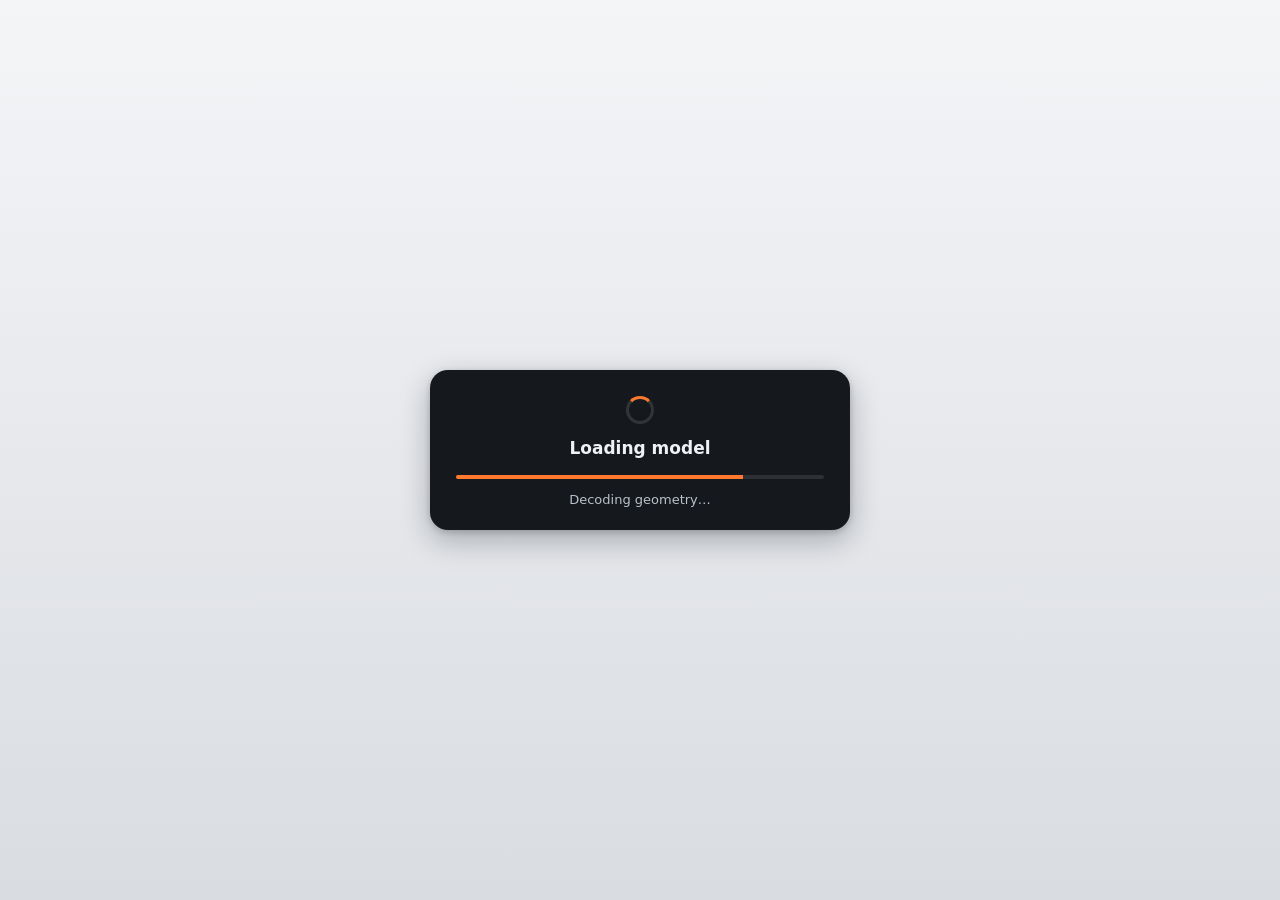
<file: demo/casalino/index.html>
<!doctype html>
<html lang="en">
<head>
<meta charset="utf-8" />
<meta name="viewport" content="width=device-width, initial-scale=1, viewport-fit=cover" />
<meta name="theme-color" content="#15181d" />
<title>Model explorer</title>
<link rel="icon" href="data:image/svg+xml,%3Csvg xmlns='http://www.w3.org/2000/svg' viewBox='0 0 32 32'%3E%3Cpath d='M16 3l11 6v14l-11 6-11-6V9z' fill='%23ff7a2f'/%3E%3Cpath d='M16 3l11 6-11 6-11-6z' fill='%23ffb27f'/%3E%3C/svg%3E" />
  <script type="module" crossorigin src="./assets/index-CPU5S_Ov.js"></script>
  <link rel="stylesheet" crossorigin href="./assets/index-BY-_a1K5.css">
</head>
<body>
<div id="app"></div>
<div id="labels" class="hidden" aria-hidden="true"><svg id="leaders"></svg></div>

<aside id="sidebar" aria-label="Systems and parts">
  <header class="side-head">
    <div class="brand">
      <h1 id="title">Model explorer</h1>
      <p id="subtitle"></p>
    </div>
    <button id="btn-close-side" class="ibtn only-mobile" aria-label="Close part list"></button>
  </header>
  <label class="search"><span class="search-icon"></span><input id="search" type="search" placeholder="Search parts" autocomplete="off" spellcheck="false" aria-label="Search parts" /><kbd>/</kbd></label>
  <nav id="tree"></nav>
  <footer class="side-foot"><p id="notice"></p></footer>
</aside>

<header id="topbar">
  <button id="btn-menu" class="ibtn only-mobile" aria-label="Open part list"></button>
  <div id="m-title" class="only-mobile"></div>
  <div class="top-actions">
    <div id="versions" class="seg hidden" role="radiogroup" aria-label="Ordine delle stanze"></div>
    <div id="learn" class="learn" aria-label="Learning modes"></div>
    <button id="btn-walk" class="walkbtn hidden" aria-pressed="false" title="Cammina dentro la casa in prima persona">Cammina</button>
    <button id="btn-labels" class="ibtn" aria-pressed="false" aria-label="Labels" title="Labels (L)"></button>
    <button id="btn-about" class="ibtn" aria-label="About this model" title="About"></button>
    <button id="btn-help" class="ibtn" aria-label="Keyboard shortcuts and settings" title="Shortcuts (?)"></button>
  </div>
</header>

<section id="infopanel" class="panel hidden" aria-live="polite" aria-label="Part details">
  <div class="grab only-mobile"></div>
  <button id="info-close" class="ibtn close" aria-label="Close details"></button>
  <div id="info-body"></div>
  <div class="info-actions">
    <button data-act="focus" title="Focus (F)"><span>Focus</span></button>
    <button data-act="isolate" title="Isolate (I)"><span>Isolate</span></button>
    <button data-act="hide" title="Hide (H)"><span>Hide</span></button>
    <button data-act="showall" title="Show all (A)"><span>Show all</span></button>
  </div>
</section>

<section id="modepanel" class="panel hidden" aria-live="polite"></section>

<footer id="toolbar">
  <div class="explode">
    <button id="btn-play" class="ibtn round" aria-label="Play explode" title="Play explode (E)"></button>
    <label for="explode">Explode</label>
    <input id="explode" type="range" min="0" max="1" step="0.001" value="0" />
    <output id="explode-val">0%</output>
  </div>
  <div class="tool-row">
    <div id="display" class="seg" role="radiogroup" aria-label="Display mode">
      <button data-display="normal" role="radio" aria-checked="true" title="Normal">Normal</button>
      <button data-display="xray" role="radio" aria-checked="false" title="X-ray (X)">X-ray</button>
      <button data-display="blueprint" role="radio" aria-checked="false" title="Blueprint (B)">Blueprint</button>
    </div>
    <div id="views" class="chips" aria-label="Camera views"></div>
  </div>
</footer>

<div id="walkhud" class="hidden"></div>
<div id="scrim"></div>
<div id="toast" class="hidden" role="status"></div>
<pre id="hud" class="hidden"></pre>

<div id="help" class="modal hidden" role="dialog" aria-modal="true" aria-label="Shortcuts and settings">
  <div class="modal-card">
    <button class="ibtn close" data-close aria-label="Close"></button>
    <h2>Shortcuts</h2>
    <dl class="keys">
      <div><dt><kbd>E</kbd></dt><dd>Play / pause explode</dd></div>
      <div><dt><kbd>[</kbd> <kbd>]</kbd></dt><dd>Explode less / more</dd></div>
      <div><dt><kbd>X</kbd></dt><dd>X-ray</dd></div>
      <div><dt><kbd>B</kbd></dt><dd>Blueprint</dd></div>
      <div><dt><kbd>F</kbd></dt><dd>Focus selection</dd></div>
      <div><dt><kbd>I</kbd></dt><dd>Isolate selection</dd></div>
      <div><dt><kbd>H</kbd></dt><dd>Hide selection</dd></div>
      <div><dt><kbd>A</kbd></dt><dd>Show everything</dd></div>
      <div><dt><kbd>S</kbd></dt><dd>Solo the selection's system</dd></div>
      <div><dt><kbd>L</kbd></dt><dd>Labels</dd></div>
      <div><dt><kbd>1</kbd>–<kbd>9</kbd></dt><dd>Camera views</dd></div>
      <div><dt><kbd>0</kbd></dt><dd>Fit everything</dd></div>
      <div><dt><kbd>/</kbd></dt><dd>Search parts</dd></div>
      <div><dt><kbd>Esc</kbd></dt><dd>Clear selection / close</dd></div>
      <div><dt><kbd>D</kbd></dt><dd>Stats overlay</dd></div>
      <div><dt><kbd>?</kbd></dt><dd>This panel</dd></div>
      <div><dt><kbd>C</kbd></dt><dd>Cammina (walk mode): WASD / arrows, mouse look, Shift run, E stairs, M map, P route, Esc exit</dd></div>
    </dl>
    <p class="muted">Drag to orbit, right-drag or two fingers to pan, scroll or pinch to zoom. Click a part to learn about it; double-click to focus.</p>
    <h3>Display</h3>
    <div class="settings">
      <label><input type="checkbox" id="set-ao" /> Ambient occlusion <kbd>O</kbd></label>
      <label><input type="checkbox" id="set-ground" /> Studio floor <kbd>G</kbd></label>
      <label><input type="checkbox" id="set-labels" /> Labels <kbd>L</kbd></label>
    </div>
  </div>
</div>

<div id="about" class="modal hidden" role="dialog" aria-modal="true" aria-label="About this model">
  <div class="modal-card" id="about-card"></div>
</div>

<div id="loading">
  <div class="load-card">
    <div class="spinner" aria-hidden="true"></div>
    <h1 id="load-title">Loading model</h1>
    <div class="bar"><div id="load-bar"></div></div>
    <p id="load-msg">Starting…</p>
  </div>
</div>

</body>
</html>
</file>
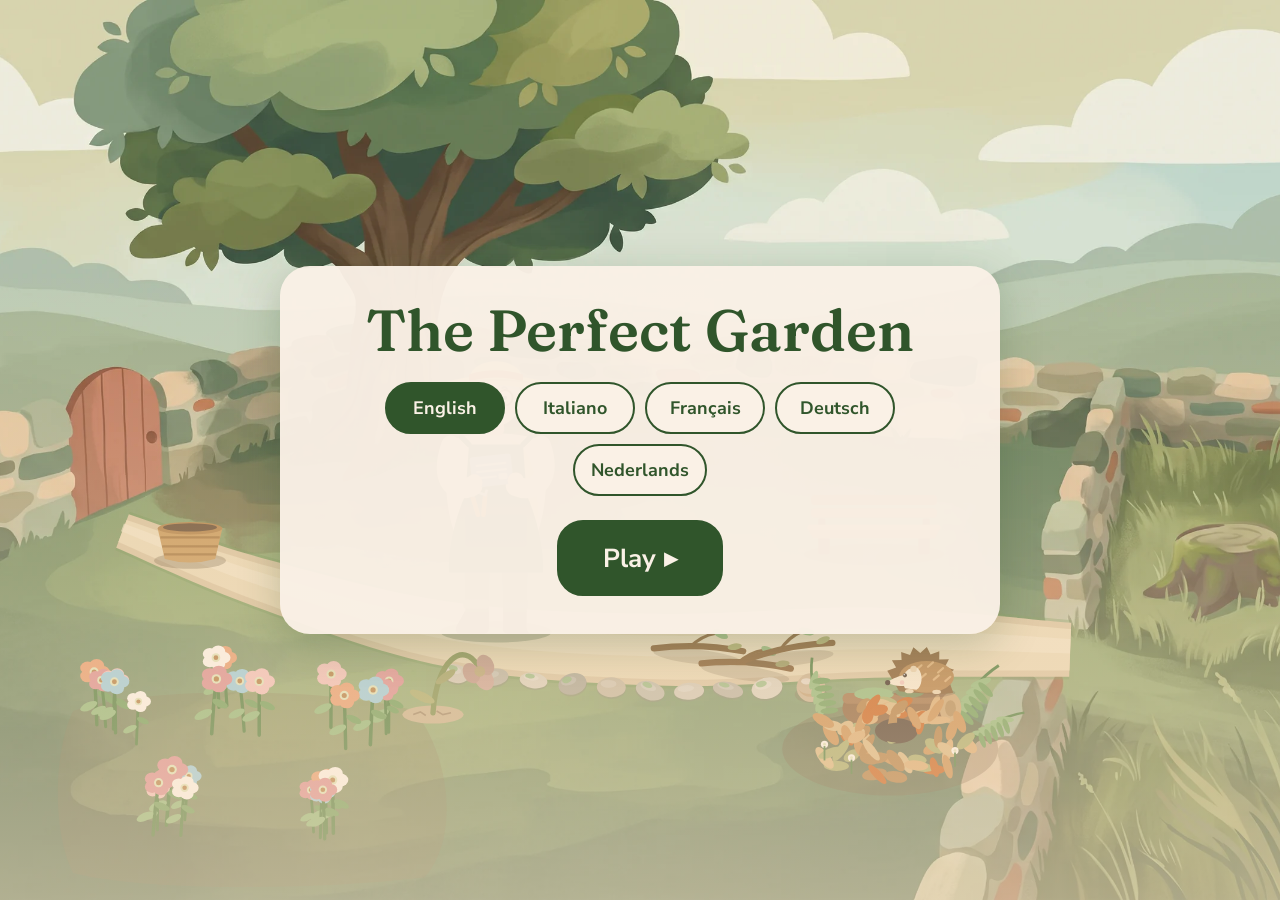
<file: demo/hedgehog-game/index.html>
<!doctype html>
<html lang="en">
<head>
  <meta charset="utf-8">
  <meta name="viewport" content="width=device-width, initial-scale=1, viewport-fit=cover, user-scalable=no">
  <meta name="theme-color" content="#30552B">
  <meta name="apple-mobile-web-app-capable" content="yes">
  <meta name="mobile-web-app-capable" content="yes">
  <meta name="apple-mobile-web-app-status-bar-style" content="black-translucent">
  <meta name="apple-mobile-web-app-title" content="Perfect Garden">
  <link rel="manifest" href="./manifest.webmanifest">
  <link rel="icon" href="./icons/icon-192.png">
  <link rel="apple-touch-icon" href="./icons/icon-180.png">
  <title>The Perfect Garden</title>
  <script type="module" crossorigin src="./assets/index-DZmnQKRD.js"></script>
  <link rel="stylesheet" crossorigin href="./assets/index-FPwa3Lhs.css">
</head>
<body>
  <div id="app"></div>
  <noscript>This game needs JavaScript.</noscript>
</body>
</html>
</file>
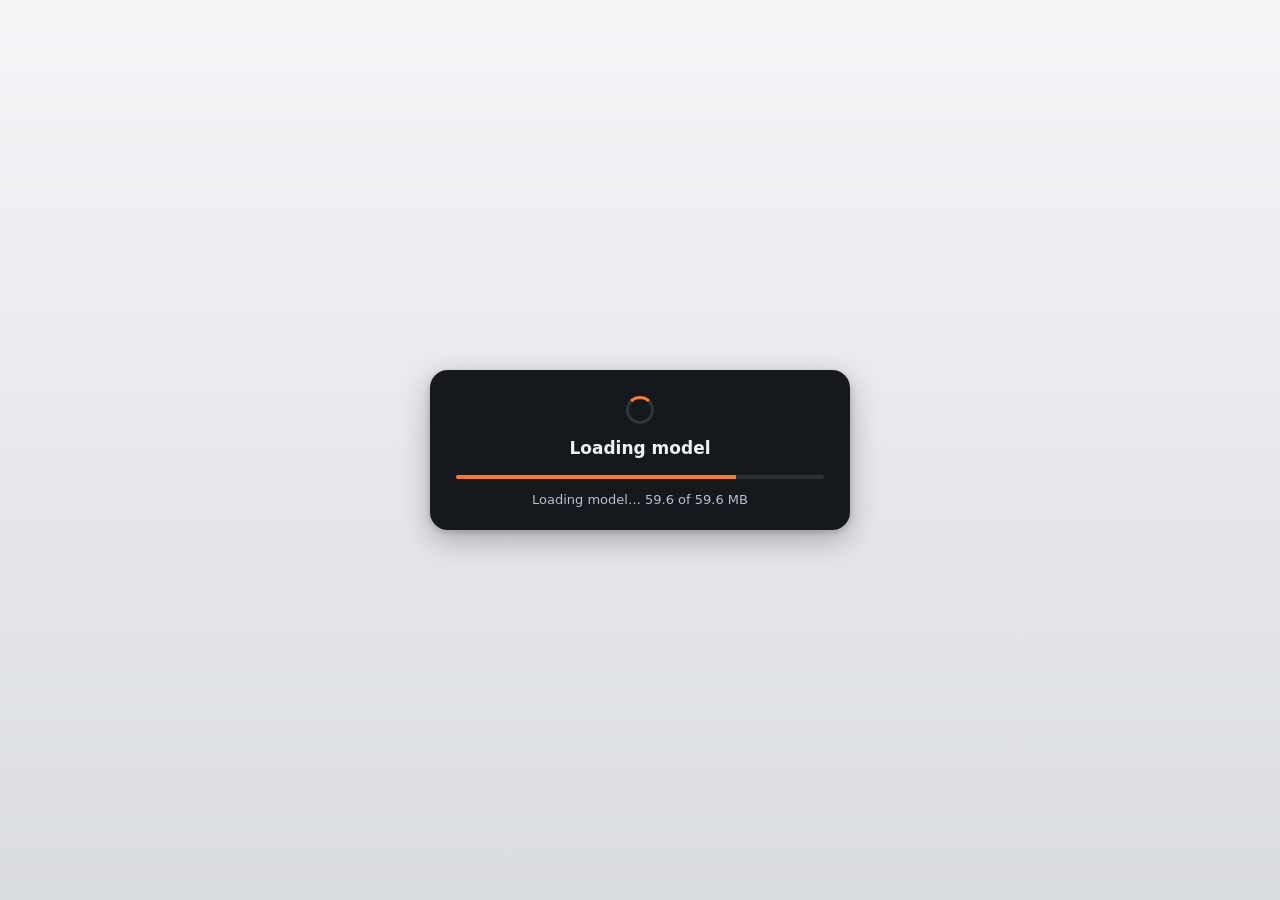
<file: demo/over-amstel-house/index.html>
<!doctype html>
<html lang="en">
<head>
<meta charset="utf-8" />
<meta name="viewport" content="width=device-width, initial-scale=1, viewport-fit=cover" />
<meta name="theme-color" content="#15181d" />
<title>The house that grew with the polder</title>
<link rel="icon" href="data:image/svg+xml,%3Csvg xmlns='http://www.w3.org/2000/svg' viewBox='0 0 32 32'%3E%3Cpath d='M16 3l11 6v14l-11 6-11-6V9z' fill='%23ff7a2f'/%3E%3Cpath d='M16 3l11 6-11 6-11-6z' fill='%23ffb27f'/%3E%3C/svg%3E" />
  <script type="module" crossorigin src="./assets/index-CINinGWy.js"></script>
  <link rel="stylesheet" crossorigin href="./assets/index-DD_kFoUN.css">
</head>
<body>
<div id="app"></div>
<div id="labels" class="hidden" aria-hidden="true"><svg id="leaders"></svg></div>

<aside id="sidebar" aria-label="Systems and parts">
  <header class="side-head">
    <div class="brand">
      <h1 id="title">Model explorer</h1>
      <p id="subtitle"></p>
    </div>
    <button id="btn-close-side" class="ibtn only-mobile" aria-label="Close part list"></button>
  </header>
  <label class="search"><span class="search-icon"></span><input id="search" type="search" placeholder="Search parts" autocomplete="off" spellcheck="false" aria-label="Search parts" /><kbd>/</kbd></label>
  <nav id="tree"></nav>
  <footer class="side-foot"><p id="notice"></p></footer>
</aside>

<header id="topbar">
  <button id="btn-menu" class="ibtn" aria-label="Part list" title="Part list"></button>
  <div id="brandchip" class="brandchip"><b id="m-title"></b><span id="m-sub"></span></div>
  <div class="top-actions">
    <div id="learn" class="learn" aria-label="Learning modes"></div>
    <button id="btn-labels" class="ibtn" aria-pressed="false" aria-label="Labels" title="Labels (L)"></button>
    <button id="btn-about" class="ibtn" aria-label="About this model" title="About"></button>
    <button id="btn-help" class="ibtn" aria-label="Keyboard shortcuts and settings" title="Shortcuts (?)"></button>
  </div>
</header>

<section id="infopanel" class="panel hidden" aria-live="polite" aria-label="Part details">
  <div class="grab only-mobile"></div>
  <button id="info-close" class="ibtn close" aria-label="Close details"></button>
  <div id="info-body"></div>
  <div class="info-actions">
    <button data-act="focus" title="Focus (F)"><span>Focus</span></button>
    <button data-act="isolate" title="Isolate (I)"><span>Isolate</span></button>
    <button data-act="hide" title="Hide (H)"><span>Hide</span></button>
    <button data-act="showall" title="Show all (A)"><span>Show all</span></button>
  </div>
</section>

<section id="modepanel" class="panel hidden" aria-live="polite"></section>

<section id="eracard" class="panel" aria-live="polite"></section>
<section id="hingebox" class="panel hidden" aria-label="Moving parts"></section>
<section id="rembrandt" class="hidden" aria-label="Rembrandt's etching"></section>

<footer id="toolbar">
  <div class="tb-row">
    <div class="tb-stamp">
      <div class="stamp-row">
        <div id="year-stamp" class="year-stamp">1910</div>
        <button id="btn-era" class="era-toggle" aria-controls="eracard" aria-expanded="true"
                title="Show / hide the era description (N)" aria-label="Show or hide the era description"></button>
      </div>
      <div id="nap" class="nap" title="NAP gauge: water and land levels against Amsterdam Ordnance Datum"></div>
    </div>
    <div class="tb-btns">
      <button id="tb-prev" class="ibtn" aria-label="Previous era" title="Previous era (←)"></button>
      <button id="tb-play" class="ibtn round big" aria-label="Play the years" title="Play the years (Space)"></button>
      <button id="tb-next" class="ibtn" aria-label="Next era" title="Next era (→)"></button>
    </div>
    <div class="tb-track">
      <div id="tb-eras" class="tb-eras"></div>
      <div class="tb-rail">
        <div id="tb-events" class="tb-events"></div>
        <input id="year" type="range" min="0" max="1" step="0.0001" value="0.9" aria-label="Year" />
      </div>
      <div id="tb-ticks" class="tb-ticks"></div>
    </div>
    <button id="btn-tools" class="ibtn only-mobile" aria-label="More controls" title="More controls"></button>
  </div>
  <div class="tool-row">
    <div class="explode">
      <button id="btn-play" class="ibtn round small" aria-label="Play explode" title="Play explode (E)"></button>
      <label for="explode">Explode</label>
      <input id="explode" type="range" min="0" max="1" step="0.001" value="0" />
      <output id="explode-val">0%</output>
    </div>
    <div id="toggles" class="chips toggles" aria-label="Scene toggles"></div>
    <div id="views" class="chips" aria-label="Camera views"></div>
  </div>
</footer>

<div id="intro" class="modal hidden" role="dialog" aria-modal="true" aria-label="Introduction">
  <div class="modal-card intro-card" id="intro-card"></div>
</div>

<div id="scrim"></div>
<div id="toast" class="hidden" role="status"></div>
<pre id="hud" class="hidden"></pre>

<div id="help" class="modal hidden" role="dialog" aria-modal="true" aria-label="Shortcuts and settings">
  <div class="modal-card">
    <button class="ibtn close" data-close aria-label="Close"></button>
    <h2>Shortcuts</h2>
    <dl class="keys">
      <div><dt><kbd>Space</kbd></dt><dd>Play / pause the years</dd></div>
      <div><dt><kbd>←</kbd> <kbd>→</kbd></dt><dd>Previous / next era (Shift: ±10 years)</dd></div>
      <div><dt><kbd>W</kbd></dt><dd>Winter</dd></div>
      <div><dt><kbd>E</kbd></dt><dd>Play / pause explode</dd></div>
      <div><dt><kbd>[</kbd> <kbd>]</kbd></dt><dd>Explode less / more</dd></div>
      <div><dt><kbd>N</kbd></dt><dd>Show / hide the era description</dd></div>
      <div><dt><kbd>F</kbd></dt><dd>Focus selection</dd></div>
      <div><dt><kbd>I</kbd></dt><dd>Isolate selection</dd></div>
      <div><dt><kbd>H</kbd></dt><dd>Hide selection</dd></div>
      <div><dt><kbd>A</kbd></dt><dd>Show everything</dd></div>
      <div><dt><kbd>S</kbd></dt><dd>Solo the selection's system</dd></div>
      <div><dt><kbd>L</kbd></dt><dd>Labels</dd></div>
      <div><dt><kbd>1</kbd>–<kbd>9</kbd></dt><dd>Camera views</dd></div>
      <div><dt><kbd>0</kbd></dt><dd>Fit everything</dd></div>
      <div><dt><kbd>/</kbd></dt><dd>Search parts</dd></div>
      <div><dt><kbd>Esc</kbd></dt><dd>Clear selection / close</dd></div>
      <div><dt><kbd>D</kbd></dt><dd>Stats overlay</dd></div>
      <div><dt><kbd>?</kbd></dt><dd>This panel</dd></div>
    </dl>
    <p class="muted">Drag to orbit, right-drag or two fingers to pan, scroll or pinch to zoom. Click a part to learn about it; double-click to focus.</p>
    <h3>Display</h3>
    <div class="settings">
      <label><input type="checkbox" id="set-ao" /> Ambient occlusion <kbd>O</kbd></label>
      <label><input type="checkbox" id="set-ground" /> Studio floor <kbd>G</kbd></label>
      <label><input type="checkbox" id="set-labels" /> Labels <kbd>L</kbd></label>
    </div>
  </div>
</div>

<div id="about" class="modal hidden" role="dialog" aria-modal="true" aria-label="About this model">
  <div class="modal-card" id="about-card"></div>
</div>

<div id="loading">
  <div class="load-card">
    <div class="spinner" aria-hidden="true"></div>
    <h1 id="load-title">Loading model</h1>
    <div class="bar"><div id="load-bar"></div></div>
    <p id="load-msg">Starting…</p>
  </div>
</div>

</body>
</html>
</file>
<file: demo/casalino/assets/index-BY-_a1K5.css>
:root{--font:ui-sans-serif, system-ui, -apple-system, "Segoe UI", Roboto, "Helvetica Neue", Arial, sans-serif;--mono:ui-monospace, SFMono-Regular, Menlo, Consolas, monospace;--panel:#15181df0;--panel-solid:#15181d;--panel-2:#ffffff0d;--panel-3:#ffffff17;--line:#ffffff17;--fg:#eef1f5;--fg-2:#b9c1cc;--muted:#8791a0;--accent:#ff7a2f;--accent-soft:#ff7a2f29;--shadow:0 10px 30px #0a0e1447, 0 2px 6px #0a0e142e;--radius:14px;--radius-s:9px;--gap:12px;--side-w:300px;--info-w:340px;--scene-bg-top:#f4f5f7;--scene-bg-bottom:#d9dce1;--scene-floor:#e7e9ec;--bp-bg-top:#133257;--bp-bg-bottom:#0a1a31;--bp-fill:#15365f;--bp-line:#e8f1ff;--bp-grid-major:#3f6fa8;--bp-grid-minor:#1f4677;--bp-accent:#ffc857;--tag-ref:#3fa56b;--tag-dwg:#3f86d6;--tag-scaled:#5aa0c8;--tag-photo:#b77fd6;--tag-est:#d98a3a;--tag-other:#7f8a99}*{box-sizing:border-box}html,body{background:var(--scene-bg-bottom);height:100%;color:var(--fg);font:14px/1.45 var(--font);-webkit-font-smoothing:antialiased;margin:0;overflow:hidden}button{font:inherit;color:inherit}kbd{font:600 11px/1 var(--font);background:var(--panel-3);border:1px solid var(--line);color:var(--fg-2);border-radius:5px;padding:3px 5px}code{font:12px var(--mono);color:var(--fg-2)}.hidden{display:none!important}.muted{color:var(--muted)}svg{flex:none}#app{position:fixed;inset:0}#app canvas{touch-action:none;outline:none;width:100%;height:100%;display:block}.ibtn{border-radius:var(--radius-s);width:34px;height:34px;color:var(--fg-2);cursor:pointer;background:0 0;border:0;place-items:center;transition:background .15s,color .15s;display:inline-grid}.ibtn:hover{background:var(--panel-3);color:var(--fg)}.ibtn[aria-pressed=true],.ibtn.on{color:var(--accent);background:var(--accent-soft)}.ibtn.round{background:var(--accent);color:#1a0d04;border-radius:50%;width:34px;height:34px}.ibtn.round:hover{color:#1a0d04;background:#ff9152}:focus-visible{outline:2px solid var(--accent);outline-offset:2px}#sidebar{left:var(--gap);top:var(--gap);bottom:var(--gap);width:var(--side-w);background:var(--panel);border-radius:var(--radius);box-shadow:var(--shadow);-webkit-backdrop-filter:blur(12px);backdrop-filter:blur(12px);z-index:20;flex-direction:column;display:flex;position:fixed;overflow:hidden}.side-head{align-items:flex-start;gap:8px;padding:16px 16px 10px;display:flex}.brand{flex:1;min-width:0}.brand h1{letter-spacing:-.01em;margin:0;font-size:16px;font-weight:650;line-height:1.25}.brand p{color:var(--muted);margin:3px 0 0;font-size:12.5px}.brand p:empty{display:none}.search{border-radius:var(--radius-s);background:var(--panel-2);border:1px solid var(--line);height:36px;color:var(--muted);align-items:center;gap:8px;margin:0 12px 8px;padding:0 10px;display:flex}.search:focus-within{border-color:#ff7a2f80}.search input{min-width:0;color:var(--fg);font:inherit;background:0 0;border:0;outline:none;flex:1}.search input::-webkit-search-cancel-button{filter:invert(.7)}.search .search-icon{display:grid}#tree{scrollbar-width:thin;scrollbar-color:#ffffff26 transparent;flex:1;padding:2px 8px 10px;overflow-y:auto}.sys{margin-bottom:2px}.sys-head{border-radius:var(--radius-s);cursor:pointer;-webkit-user-select:none;user-select:none;align-items:center;gap:8px;padding:5px 4px 5px 6px;display:flex}.sys-head:hover{background:var(--panel-2)}.sys-head .nm{white-space:nowrap;text-overflow:ellipsis;flex:1;min-width:0;font-weight:600;overflow:hidden}.twisty{color:var(--muted);transition:transform .15s;display:grid}.twisty svg{width:14px;height:14px}.sys.open .twisty{transform:rotate(90deg)}.swatch{background:var(--c);border-radius:3px;flex:none;width:11px;height:11px;display:inline-block;box-shadow:inset 0 0 0 1px #ffffff2e}.count{color:var(--muted);font-variant-numeric:tabular-nums;font-size:12px}.sys .ibtn{opacity:.75;width:28px;height:28px}.sys .ibtn svg{width:16px;height:16px}.sys .ibtn:hover,.sys .ibtn.on,.sys .ibtn[aria-pressed=false]{opacity:1}.sys .ibtn.solo:not(.on){opacity:.45}.ibtn.vis[aria-pressed=true]{color:var(--fg-2);background:0 0}.ibtn.vis[aria-pressed=true]:hover{background:var(--panel-3);color:var(--fg)}.ibtn.vis[aria-pressed=false],.sys.off>.sys-head .nm{color:var(--muted)}.sys-body{padding:2px 0 6px 20px;display:none}.sys.open .sys-body{display:block}.leaf{cursor:pointer;color:var(--fg-2);border-radius:7px;align-items:center;gap:6px;min-height:30px;padding:2px 4px 2px 10px;display:flex}.leaf .nm{white-space:nowrap;text-overflow:ellipsis;flex:1;min-width:0;overflow:hidden}.leaf:hover{background:var(--panel-2);color:var(--fg)}.leaf.sel{background:var(--accent-soft);color:var(--fg);box-shadow:inset 2px 0 0 var(--accent)}.leaf.dim .nm,.leaf.off .nm{color:var(--muted)}.leaf .ibtn{opacity:0;width:26px;height:26px}.leaf .ibtn svg{width:15px;height:15px}.leaf:hover .ibtn,.leaf.off .ibtn{opacity:.8}.leaf.off .ibtn{color:var(--muted)}.empty{color:var(--muted);margin:0;padding:12px}.side-foot{border-top:1px solid var(--line);padding:10px 16px 14px}.side-foot p{color:var(--muted);margin:0;font-size:11.5px;line-height:1.4}.side-foot p:empty{display:none}.side-foot:has(p:empty){display:none}#topbar{top:var(--gap);right:var(--gap);z-index:15;pointer-events:none;align-items:center;gap:8px;display:flex;position:fixed}#topbar>*{pointer-events:auto}.top-actions{background:var(--panel);box-shadow:var(--shadow);border-radius:12px;align-items:center;gap:2px;padding:4px;display:flex}.learn{gap:4px;display:flex}#versions{margin-right:6px}#versions button[aria-checked=true]{background:var(--accent);color:#1a0d04}.learn:empty{display:none}.learn button{border-radius:var(--radius-s);background:var(--panel-2);height:34px;color:var(--fg-2);cursor:pointer;border:0;padding:0 12px;font-size:13px;font-weight:550}.learn button:hover{background:var(--panel-3);color:var(--fg)}.learn button[aria-pressed=true]{background:var(--accent);color:#1a0d04}.learn:not(:empty){border-right:1px solid var(--line);margin-right:4px;padding-right:6px}.panel{background:var(--panel);border-radius:var(--radius);box-shadow:var(--shadow);-webkit-backdrop-filter:blur(12px);backdrop-filter:blur(12px);z-index:18;position:fixed}#infopanel{right:var(--gap);top:calc(var(--gap) + 54px);width:var(--info-w);max-height:calc(100% - 2 * var(--gap) - 54px - 86px);flex-direction:column;display:flex}#info-body{scrollbar-width:thin;scrollbar-color:#ffffff26 transparent;padding:16px 18px 6px;overflow-y:auto}#info-close{position:absolute;top:8px;right:8px}.sysline{color:var(--fg-2);text-transform:uppercase;letter-spacing:.06em;align-items:center;gap:7px;font-size:12px;font-weight:550;display:flex}#info-body h2{letter-spacing:-.01em;margin:6px 36px 8px 0;font-size:19px;font-weight:650;line-height:1.25}.desc{color:var(--fg-2);white-space:pre-line;margin:0 0 12px}.photos{grid-template-columns:repeat(auto-fill,minmax(120px,1fr));gap:6px;margin:0 0 12px;display:grid}.photos img{object-fit:cover;border-radius:8px;width:100%;height:110px;display:block}.specs{border-collapse:collapse;width:100%;margin:4px 0 12px;font-size:13px}.specs th{text-align:left;color:var(--muted);vertical-align:top;width:42%;padding:6px 12px 6px 0;font-weight:500}.specs td{font-variant-numeric:tabular-nums;padding:6px 0}.specs tr+tr>*{border-top:1px solid var(--line)}.facts{color:var(--fg-2);margin:0 0 12px;padding-left:18px;font-size:13px}.facts li+li{margin-top:4px}.sources .label{text-transform:uppercase;letter-spacing:.08em;color:var(--muted);margin:4px 0 6px;font-size:11px;font-weight:600}.legend{gap:5px;margin:0 0 10px;display:grid}.legend>div{align-items:baseline;gap:8px;display:flex}.legend dt{flex:none;width:60px}.legend dd{color:var(--fg-2);margin:0;font-size:12.5px}.tag{font:600 10.5px/1 var(--mono);letter-spacing:.03em;color:#fff;background:var(--tag-other);vertical-align:1px;border-radius:5px;padding:4px 6px;display:inline-block}.tag[data-tag=REF],.tag[data-tag=SPEC]{background:var(--tag-ref)}.tag[data-tag=DWG]{background:var(--tag-dwg)}.tag[data-tag=SCALED],.tag[data-tag=OSM],.tag[data-tag=DEM]{background:var(--tag-scaled)}.tag[data-tag=PHOTO],.tag[data-tag=CANON]{background:var(--tag-photo)}.tag[data-tag=EST]{background:var(--tag-est)}.meta{color:var(--muted);margin:6px 0 10px;font-size:12px}.info-actions{border-top:1px solid var(--line);grid-template-columns:repeat(4,1fr);gap:6px;padding:10px 12px 12px;display:grid}.info-actions button{border-radius:var(--radius-s);background:var(--panel-2);color:var(--fg-2);cursor:pointer;border:0;flex-direction:column;align-items:center;gap:3px;padding:7px 4px 6px;font-size:12px;display:flex}.info-actions button:hover{background:var(--panel-3);color:var(--fg)}#modepanel{left:calc(var(--side-w) + 2 * var(--gap));top:var(--gap);width:min(380px, calc(100% - var(--side-w) - var(--info-w) - 5 * var(--gap)));padding:14px 16px}#modepanel h3{margin:0 0 4px;font-size:15px}#modepanel p{color:var(--fg-2);margin:0 0 10px}#modepanel .row{align-items:center;gap:8px;display:flex}#modepanel .row .grow{flex:1}#modepanel .step{color:var(--muted);font-variant-numeric:tabular-nums;font-size:12px}.btn{border-radius:var(--radius-s);background:var(--panel-3);height:32px;color:var(--fg);cursor:pointer;border:0;padding:0 12px;font-weight:550}.btn:hover{background:#ffffff24}.btn.primary{background:var(--accent);color:#1a0d04}.btn:disabled{opacity:.4;cursor:default}#toolbar{bottom:var(--gap);left:calc(var(--side-w) + 2 * var(--gap));right:var(--gap);width:max-content;max-width:calc(100% - var(--side-w) - 3 * var(--gap));background:var(--panel);box-shadow:var(--shadow);-webkit-backdrop-filter:blur(12px);backdrop-filter:blur(12px);z-index:16;border-radius:16px;align-items:center;gap:14px;margin:0 auto;padding:7px 8px;display:flex;position:fixed}.explode{flex:none;align-items:center;gap:10px;display:flex}.explode label{color:var(--fg-2);font-size:13px;font-weight:600}.explode output{text-align:right;font-variant-numeric:tabular-nums;width:38px;color:var(--fg-2);font-size:13px}input[type=range]{appearance:none;cursor:pointer;--p:0%;background:0 0;width:170px;height:22px}input[type=range]::-webkit-slider-runnable-track{background:linear-gradient(90deg, var(--accent) var(--p), #ffffff29 var(--p));border-radius:4px;height:4px}input[type=range]::-moz-range-track{background:#ffffff29;border-radius:4px;height:4px}input[type=range]::-moz-range-progress{background:var(--accent);border-radius:4px;height:4px}input[type=range]::-webkit-slider-thumb{-webkit-appearance:none;background:#fff;border-radius:50%;width:16px;height:16px;margin-top:-6px;box-shadow:0 1px 4px #0006}input[type=range]::-moz-range-thumb{background:#fff;border:0;border-radius:50%;width:16px;height:16px}.tool-row{align-items:center;gap:14px;min-width:0;display:flex}.seg{background:var(--panel-2);border-radius:11px;flex:none;gap:2px;padding:3px;display:flex}.seg button{height:30px;color:var(--fg-2);cursor:pointer;background:0 0;border:0;border-radius:8px;padding:0 11px;font-size:13px;font-weight:550}.seg button:hover{color:var(--fg)}.seg button[aria-checked=true]{background:var(--panel-3);color:var(--fg);box-shadow:0 1px 2px #00000040}.chips{scrollbar-width:none;gap:4px;min-width:0;display:flex;overflow-x:auto}.chips::-webkit-scrollbar{display:none}.chips button{border:1px solid var(--line);height:30px;color:var(--fg-2);cursor:pointer;white-space:nowrap;background:0 0;border-radius:8px;flex:none;padding:0 11px;font-size:13px}.chips button:hover{background:var(--panel-2);color:var(--fg)}.chips button[aria-pressed=true]{color:var(--fg);background:var(--accent-soft);border-color:#ff7a2f99}#labels{pointer-events:none;z-index:10;position:fixed;inset:0}#leaders{width:100%;height:100%;position:absolute;inset:0;overflow:visible}#leaders line{stroke:#15181dbf;stroke-width:1.2px}#leaders circle{fill:#fff;stroke:#15181dd9;stroke-width:1.4px}#leaders .on{stroke:var(--accent)}#leaders circle.on{fill:var(--accent);stroke:#fff}.lbl{background:var(--panel);color:var(--fg);white-space:nowrap;pointer-events:auto;cursor:pointer;will-change:transform;border-radius:999px;align-items:center;gap:6px;padding:3px 9px 3px 3px;font-size:12px;font-weight:550;display:flex;position:absolute;top:0;left:0;box-shadow:0 2px 8px #0003}.lbl b{font-variant-numeric:tabular-nums;background:#ffffff24;border-radius:999px;place-items:center;min-width:19px;height:19px;padding:0 4px;font-size:11px;display:grid}.lbl.on b{background:var(--accent);color:#1a0d04}body[data-display=blueprint] #leaders line,body[data-display=blueprint] #leaders circle{stroke:#e8f1ffcc}.modal{z-index:50;-webkit-backdrop-filter:blur(3px);backdrop-filter:blur(3px);background:#0c0f1473;place-items:center;padding:16px;display:grid;position:fixed;inset:0}.modal-card{background:var(--panel-solid);width:min(560px,100%);max-height:calc(100% - 32px);box-shadow:var(--shadow);border-radius:18px;padding:22px 24px;position:relative;overflow-y:auto}.modal-card .close{position:absolute;top:10px;right:10px}.modal-card h2{margin:0 0 12px;font-size:19px}.modal-card h3{text-transform:uppercase;letter-spacing:.07em;color:var(--muted);margin:18px 0 8px;font-size:13px}.keys{grid-template-columns:1fr 1fr;gap:6px 18px;margin:0 0 12px;display:grid}.keys>div{align-items:center;gap:10px;display:flex}.keys dt{flex:none;width:62px}.keys dd{color:var(--fg-2);margin:0;font-size:13px}.settings{gap:8px;display:grid}.settings label{cursor:pointer;color:var(--fg-2);align-items:center;gap:9px;display:flex}.settings kbd{margin-left:auto}.settings input{accent-color:var(--accent);width:16px;height:16px}.about-notice{background:var(--accent-soft);color:var(--fg);border-radius:10px;margin:12px 0;padding:10px 12px;font-size:13px}.about-stats{grid-template-columns:repeat(3,1fr);gap:8px;margin:14px 0;display:grid}.about-stats div{background:var(--panel-2);border-radius:10px;padding:10px}.about-stats b{font-variant-numeric:tabular-nums;font-size:18px;display:block}.about-stats span{color:var(--muted);font-size:12px}.about-systems{gap:6px;margin:0;padding:0;list-style:none;display:grid}.about-systems li{color:var(--fg-2);align-items:baseline;gap:8px;font-size:13px;display:flex}.about-systems b{color:var(--fg);font-weight:600}#toast{z-index:60;background:var(--panel-solid);box-shadow:var(--shadow);border-radius:10px;max-width:calc(100% - 32px);padding:8px 14px;font-size:13px;position:fixed;top:18px;left:50%;transform:translate(-50%)}#hud{right:var(--gap);z-index:30;color:#cfe3cf;font:11px/1.45 var(--mono);pointer-events:none;background:#000000b8;border-radius:10px;margin:0;padding:8px 10px;position:fixed;bottom:90px}#loading{z-index:100;background:var(--scene-bg-top);background:linear-gradient(var(--scene-bg-top), var(--scene-bg-bottom));place-items:center;padding:16px;transition:opacity .5s;display:grid;position:fixed;inset:0}#loading.done{opacity:0;pointer-events:none}.load-card{background:var(--panel-solid);width:min(420px,100%);box-shadow:var(--shadow);text-align:center;border-radius:18px;padding:26px 26px 20px}.load-card h1{margin:12px 0 14px;font-size:17px;font-weight:650}.bar{background:#ffffff1a;border-radius:4px;height:4px;overflow:hidden}#load-bar{background:var(--accent);width:0;height:100%;transition:width .2s}#load-msg{color:var(--fg-2);margin:12px 0 0;font-size:13px}.spinner{border:3px solid #ffffff1f;border-top-color:var(--accent);border-radius:50%;width:28px;height:28px;margin:0 auto;animation:.9s linear infinite spin}@keyframes spin{to{transform:rotate(360deg)}}#loading.error .spinner,#loading.error .bar{display:none}#loading.error .load-card{text-align:left}#loading.error #load-title{align-items:center;gap:10px;margin-top:0;display:flex}#loading.error #load-title:before{content:"!";color:#fff;background:#e5484d;border-radius:50%;flex:none;place-items:center;width:24px;height:24px;font-size:14px;font-weight:800;display:grid}.err-cmd{color:#ffd2b8;font:13px/1.4 var(--mono);-webkit-user-select:all;user-select:all;white-space:pre-wrap;word-break:break-word;background:#0c0e12;border-radius:9px;margin:12px 0 4px;padding:10px 12px;display:block}.err-detail{color:var(--muted);word-break:break-word;margin:10px 0 0;font-size:12px}#scrim{display:none}.only-mobile{display:none!important}@media (max-width:760px){:root{--gap:8px}.only-mobile{display:inline-grid!important}#m-title.only-mobile{display:block!important}#topbar{left:var(--gap);right:var(--gap);top:calc(var(--gap) + env(safe-area-inset-top))}#btn-menu{background:var(--panel);box-shadow:var(--shadow);width:42px;height:42px;color:var(--fg);border-radius:12px}#m-title{color:#1d2229;white-space:nowrap;text-overflow:ellipsis;text-shadow:0 1px #fff9;flex:1;min-width:0;padding:0 4px;font-size:15px;font-weight:650;overflow:hidden}body[data-display=blueprint] #m-title{color:#e8f1ff;text-shadow:none}.learn button{padding:0 9px}#sidebar{border-radius:0 var(--radius) var(--radius) 0;z-index:40;width:min(86vw,340px);padding-top:env(safe-area-inset-top);transition:transform .25s;top:0;bottom:0;left:0;transform:translate(-102%)}body.drawer #sidebar{transform:none}body.drawer #scrim{z-index:35;background:#0c0f1459;display:block;position:fixed;inset:0}.search kbd{display:none}.leaf{min-height:38px}.leaf .ibtn{opacity:.7}.sys-head{min-height:40px}#toolbar{left:var(--gap);right:var(--gap);width:auto;max-width:none;bottom:calc(var(--gap) + env(safe-area-inset-bottom));flex-direction:column;align-items:stretch;gap:6px;padding:8px 10px}.explode input[type=range]{flex:1;width:auto}.tool-row{gap:8px}.seg button{padding:0 9px}#infopanel{z-index:30;width:auto;max-height:52vh;padding-bottom:env(safe-area-inset-bottom);border-radius:18px 18px 0 0;inset:auto 0 0}.grab.only-mobile{background:#ffffff38;border-radius:4px;width:38px;height:4px;margin:8px auto 0;display:block!important}#info-body{padding:8px 16px 4px}#info-body h2{font-size:17px}body.has-selection #toolbar{visibility:hidden}#modepanel{left:var(--gap);right:var(--gap);top:calc(var(--gap) + 52px);width:auto}.keys{grid-template-columns:1fr}.modal-card{padding:20px 18px}#hud{bottom:120px}}.walkbtn{border-radius:var(--radius-s);background:var(--accent);color:#1a0d04;cursor:pointer;border:0;height:34px;margin-right:4px;padding:0 12px;font-size:13px;font-weight:650}.walkbtn:hover{background:#ff9152}.xr-btn{border-radius:var(--radius-s);background:var(--accent);color:#1a0d04;cursor:pointer;border:0;height:34px;margin-right:4px;padding:0 12px;font-size:13px;font-weight:650}.xr-btn:hover{background:#ff9152}.xr-btn[hidden]{display:none}body.walking #sidebar,body.walking #toolbar,body.walking #infopanel,body.walking #modepanel,body.walking #labels,body.walking #topbar,body.walking #scrim{display:none!important}#walkhud{z-index:40;pointer-events:none;color:#f4eadb;font-family:var(--font);position:fixed;inset:0}#walkhud>*{pointer-events:auto}#walkhud .w-top{top:calc(var(--gap) + env(safe-area-inset-top));right:var(--gap);gap:6px;display:flex;position:absolute}.w-btn{border-radius:var(--radius-s);color:#f4eadb;cursor:pointer;-webkit-backdrop-filter:blur(8px);backdrop-filter:blur(8px);background:#18130ec7;border:1px solid #ffe6c824;min-width:34px;height:34px;padding:0 12px;font-size:13px;font-weight:550}.w-btn:hover{background:#3c2c1ee6}.w-btn.w-exit{background:var(--accent);color:#1a0d04;border-color:#0000;font-weight:650}#walkhud .w-room{text-align:center;letter-spacing:.01em;color:#fff3df;text-shadow:0 2px 14px #000000bf;opacity:0;pointer-events:none;max-width:calc(100% - 40px);font:600 clamp(18px,2.6vw,30px)/1.25 Georgia,Times New Roman,serif;transition:opacity .9s,transform .9s;position:absolute;top:18%;left:50%;transform:translate(-50%,-8px)}#walkhud .w-room.show{opacity:1;transform:translate(-50%)}#walkhud .w-map{left:var(--gap);top:calc(var(--gap) + env(safe-area-inset-top));-webkit-backdrop-filter:blur(8px);backdrop-filter:blur(8px);cursor:pointer;background:#18130eb8;border-radius:12px;width:210px;padding:6px;position:absolute}#walkhud .w-map canvas{width:100%;display:block}#walkhud .w-map-room{color:#e6d6bf;white-space:nowrap;text-overflow:ellipsis;margin-top:4px;font-size:11.5px;overflow:hidden}#walkhud .w-map.collapsed{width:auto}#walkhud .w-map.collapsed canvas{display:none}#walkhud .w-stair{background:var(--accent);color:#1a0d04;cursor:pointer;height:42px;box-shadow:var(--shadow);border:0;border-radius:21px;padding:0 16px;font-size:14px;font-weight:650;position:absolute;bottom:110px;left:50%;transform:translate(-50%)}#walkhud .w-stair kbd{color:#1a0d04;background:#00000026;border-color:#0003}#walkhud .w-tour{left:50%;bottom:calc(var(--gap) + 8px + env(safe-area-inset-bottom));background:#18130ec7;border-radius:12px;align-items:center;gap:6px;max-width:calc(100% - 24px);padding:6px;display:flex;position:absolute;transform:translate(-50%)}#walkhud .w-tour-label{white-space:nowrap;text-overflow:ellipsis;min-width:0;padding:0 8px;font-size:13px;overflow:hidden}#walkhud .w-hint{text-align:center;pointer-events:none;background:#18130ed1;border-radius:12px;width:min(520px,100% - 32px);padding:12px 16px;font-size:13px;transition:opacity .4s;position:absolute;bottom:24px;left:50%;transform:translate(-50%)}#walkhud .w-hint p{color:#e6d6bf;margin:6px 0 0}#walkhud .w-hint kbd{margin:0 1px}#walkhud .w-hint .touch{display:none}#walkhud .w-stick{left:28px;bottom:calc(28px + env(safe-area-inset-bottom));touch-action:none;background:#18130e59;border:2px solid #ffecd259;border-radius:50%;width:120px;height:120px;display:none;position:absolute}#walkhud .w-knob{pointer-events:none;background:#ffecd2bf;border-radius:50%;width:50px;height:50px;margin:-25px 0 0 -25px;position:absolute;top:50%;left:50%;box-shadow:0 2px 8px #0006}#walkhud .w-cross{pointer-events:none;background:#fff5e6b3;border-radius:50%;width:6px;height:6px;margin:-3px 0 0 -3px;position:absolute;top:50%;left:50%;box-shadow:0 0 3px #0009}#walkhud .w-fade{opacity:0;pointer-events:none;background:#0d0a07;transition:opacity .25s;position:absolute;inset:0}#walkhud .w-fade.on{opacity:1}@media (pointer:coarse),(max-width:760px){#walkhud .w-stick{display:block}#walkhud .w-hint .desk{display:none}#walkhud .w-hint .touch{display:block}#walkhud .w-hint{bottom:170px}#walkhud .w-map{width:128px;top:calc(var(--gap) + 46px + env(safe-area-inset-top));padding:4px}#walkhud .w-map-room{font-size:10.5px}#walkhud .w-room{top:34%}#walkhud .w-cross{display:none}#walkhud .w-top .w-btn{padding:0 9px;font-size:12px}#walkhud .w-stair{bottom:170px}#walkhud .w-tour{bottom:calc(160px + env(safe-area-inset-bottom))}}#impianti-panel{left:calc(var(--side-w) + 2 * var(--gap));right:var(--gap);bottom:calc(var(--gap) + 62px);max-width:min(1100px, calc(100% - var(--side-w) - 3 * var(--gap)));z-index:15;flex-direction:column;gap:8px;margin:0 auto;padding:10px 14px;font-size:13px;display:flex;position:fixed}#impianti-panel .imp-head{align-items:baseline;gap:10px;display:flex}#impianti-panel .imp-layers{flex-wrap:wrap;gap:6px 14px;display:flex}#impianti-panel .imp-layer{cursor:pointer;white-space:nowrap;align-items:center;gap:6px;display:inline-flex}#impianti-panel .imp-layer .sw{background:var(--c);border-radius:3px;width:11px;height:11px}#impianti-panel .imp-layer .n{color:var(--muted);font-variant-numeric:tabular-nums}#impianti-panel .imp-layer input:disabled~*{opacity:.45}#impianti-panel .imp-legend{gap:6px;max-height:92px;padding-bottom:4px;display:flex;overflow-x:auto}#impianti-panel .imp-code{background:var(--panel-2);border-radius:8px;flex:none;align-items:flex-start;gap:6px;width:210px;padding:5px 6px;display:flex}#impianti-panel .imp-code img{object-fit:contain;background:#fff;border-radius:4px;flex:none;width:30px;height:30px}#impianti-panel .imp-code small{color:var(--fg-2);-webkit-line-clamp:3;-webkit-box-orient:vertical;display:-webkit-box;overflow:hidden}#impianti-panel .imp-info{min-height:34px}@media (max-width:760px){#impianti-panel{left:var(--gap);max-width:none;bottom:calc(var(--gap) + 110px)}#impianti-panel .imp-legend{max-height:70px}}#flow-panel{top:calc(var(--gap) + 58px);right:var(--gap);width:min(400px, calc(100% - 2 * var(--gap)));z-index:15;flex-direction:column;gap:8px;max-height:calc(100% - 150px);padding:10px 12px;font-size:12.5px;display:flex;position:fixed;overflow:auto}body.flowing #infopanel{display:none}#flow-panel .fl-head{align-items:center;gap:8px;display:flex}#flow-panel .fl-head b{font-size:15px}#flow-panel select,#flow-panel input[type=number]{background:var(--panel-2);color:var(--fg);font:inherit;border:1px solid #ffffff1f;border-radius:6px;padding:3px 5px}#flow-panel input[type=number]{text-align:right;width:64px}#flow-panel .fl-play{background:var(--accent);color:#1a0d04;cursor:pointer;border:0;border-radius:8px;height:28px;margin-left:auto;padding:0 12px;font-weight:600}#flow-panel .fl-clock{font:600 20px/1 var(--font,inherit);font-variant-numeric:tabular-nums;text-align:right;min-width:58px}#flow-panel .fl-scrub{width:100%;accent-color:var(--accent)}#flow-panel .fl-kpis{grid-template-columns:repeat(4,1fr);gap:6px;display:grid}#flow-panel .fl-kpis div{background:var(--panel-2);border-radius:8px;padding:5px 6px}#flow-panel .fl-kpis b{font-size:18px;display:block}#flow-panel .fl-kpis span{color:var(--muted);font-size:11px}#flow-panel table{border-collapse:collapse;width:100%;margin-top:6px}#flow-panel th,#flow-panel td{text-align:right;border-bottom:1px solid #ffffff0f;padding:2px 4px}#flow-panel th:first-child,#flow-panel td:first-child,#flow-panel .fl-dwell td:nth-child(2){text-align:left}#flow-panel th{color:var(--muted);font-weight:500}#flow-panel .fl-dwell input{width:48px}#flow-panel .fl-legend{color:var(--fg-2);flex-wrap:wrap;gap:4px 10px;display:flex}#flow-panel .fl-legend i{vertical-align:-1px;border-radius:5px;width:10px;height:10px;margin-right:4px;display:inline-block}#flow-panel .fl-grid{grid-template-columns:1fr 1fr;gap:4px 10px;margin-top:6px;display:grid}#flow-panel .fl-ctl{justify-content:space-between;align-items:center;gap:6px;display:flex}#flow-panel .fl-check{color:var(--fg-2);margin:4px 0 0}#flow-panel .fl-check.bad{color:#ff6b5b}#flow-panel summary{cursor:pointer;font-weight:600}#btn-flow{background:var(--panel-2);color:var(--fg)}#btn-flow:hover{background:#ffffff1f}#btn-flow[aria-pressed=true]{background:var(--accent);color:#1a0d04}
</file>
<file: demo/hedgehog-game/assets/index-FPwa3Lhs.css>
@font-face{font-family:Fraunces Variable;font-style:normal;font-display:swap;font-weight:100 900;src:url(./fraunces-vietnamese-wght-normal-CnvboYUG.woff2)format("woff2-variations");unicode-range:U+102-103,U+110-111,U+128-129,U+168-169,U+1A0-1A1,U+1AF-1B0,U+300-301,U+303-304,U+308-309,U+323,U+329,U+1EA0-1EF9,U+20AB}@font-face{font-family:Fraunces Variable;font-style:normal;font-display:swap;font-weight:100 900;src:url(./fraunces-latin-ext-wght-normal-Ca2vKHc0.woff2)format("woff2-variations");unicode-range:U+100-2BA,U+2BD-2C5,U+2C7-2CC,U+2CE-2D7,U+2DD-2FF,U+304,U+308,U+329,U+1D00-1DBF,U+1E00-1E9F,U+1EF2-1EFF,U+2020,U+20A0-20AB,U+20AD-20C0,U+2113,U+2C60-2C7F,U+A720-A7FF}@font-face{font-family:Fraunces Variable;font-style:normal;font-display:swap;font-weight:100 900;src:url(./fraunces-latin-wght-normal-ukD16Tqj.woff2)format("woff2-variations");unicode-range:U+??,U+131,U+152-153,U+2BB-2BC,U+2C6,U+2DA,U+2DC,U+304,U+308,U+329,U+2000-206F,U+20AC,U+2122,U+2191,U+2193,U+2212,U+2215,U+FEFF,U+FFFD}@font-face{font-family:Nunito Sans Variable;font-style:normal;font-display:swap;font-weight:200 1000;src:url(./nunito-sans-cyrillic-ext-wght-normal-7w74d1lj.woff2)format("woff2-variations");unicode-range:U+460-52F,U+1C80-1C8A,U+20B4,U+2DE0-2DFF,U+A640-A69F,U+FE2E-FE2F}@font-face{font-family:Nunito Sans Variable;font-style:normal;font-display:swap;font-weight:200 1000;src:url(./nunito-sans-cyrillic-wght-normal-B9hoeQUC.woff2)format("woff2-variations");unicode-range:U+301,U+400-45F,U+490-491,U+4B0-4B1,U+2116}@font-face{font-family:Nunito Sans Variable;font-style:normal;font-display:swap;font-weight:200 1000;src:url(./nunito-sans-vietnamese-wght-normal-BhFYcaJr.woff2)format("woff2-variations");unicode-range:U+102-103,U+110-111,U+128-129,U+168-169,U+1A0-1A1,U+1AF-1B0,U+300-301,U+303-304,U+308-309,U+323,U+329,U+1EA0-1EF9,U+20AB}@font-face{font-family:Nunito Sans Variable;font-style:normal;font-display:swap;font-weight:200 1000;src:url(./nunito-sans-latin-ext-wght-normal-DMEAsnHD.woff2)format("woff2-variations");unicode-range:U+100-2BA,U+2BD-2C5,U+2C7-2CC,U+2CE-2D7,U+2DD-2FF,U+304,U+308,U+329,U+1D00-1DBF,U+1E00-1E9F,U+1EF2-1EFF,U+2020,U+20A0-20AB,U+20AD-20C0,U+2113,U+2C60-2C7F,U+A720-A7FF}@font-face{font-family:Nunito Sans Variable;font-style:normal;font-display:swap;font-weight:200 1000;src:url(./nunito-sans-latin-wght-normal-BWQ3gi2K.woff2)format("woff2-variations");unicode-range:U+??,U+131,U+152-153,U+2BB-2BC,U+2C6,U+2DA,U+2DC,U+304,U+308,U+329,U+2000-206F,U+20AC,U+2122,U+2191,U+2193,U+2212,U+2215,U+FEFF,U+FFFD}@font-face{font-family:Nunito Sans Variable;font-style:italic;font-display:swap;font-weight:200 1000;src:url(./nunito-sans-cyrillic-ext-wght-italic-BpOYgEhF.woff2)format("woff2-variations");unicode-range:U+460-52F,U+1C80-1C8A,U+20B4,U+2DE0-2DFF,U+A640-A69F,U+FE2E-FE2F}@font-face{font-family:Nunito Sans Variable;font-style:italic;font-display:swap;font-weight:200 1000;src:url(./nunito-sans-cyrillic-wght-italic-BTGUQAkP.woff2)format("woff2-variations");unicode-range:U+301,U+400-45F,U+490-491,U+4B0-4B1,U+2116}@font-face{font-family:Nunito Sans Variable;font-style:italic;font-display:swap;font-weight:200 1000;src:url(./nunito-sans-vietnamese-wght-italic-BzAMfQ4d.woff2)format("woff2-variations");unicode-range:U+102-103,U+110-111,U+128-129,U+168-169,U+1A0-1A1,U+1AF-1B0,U+300-301,U+303-304,U+308-309,U+323,U+329,U+1EA0-1EF9,U+20AB}@font-face{font-family:Nunito Sans Variable;font-style:italic;font-display:swap;font-weight:200 1000;src:url(./nunito-sans-latin-ext-wght-italic-Cf7cROU4.woff2)format("woff2-variations");unicode-range:U+100-2BA,U+2BD-2C5,U+2C7-2CC,U+2CE-2D7,U+2DD-2FF,U+304,U+308,U+329,U+1D00-1DBF,U+1E00-1E9F,U+1EF2-1EFF,U+2020,U+20A0-20AB,U+20AD-20C0,U+2113,U+2C60-2C7F,U+A720-A7FF}@font-face{font-family:Nunito Sans Variable;font-style:italic;font-display:swap;font-weight:200 1000;src:url(./nunito-sans-latin-wght-italic-B3URO7Ca.woff2)format("woff2-variations");unicode-range:U+??,U+131,U+152-153,U+2BB-2BC,U+2C6,U+2DA,U+2DC,U+304,U+308,U+329,U+2000-206F,U+20AC,U+2122,U+2191,U+2193,U+2212,U+2215,U+FEFF,U+FFFD}:root{--color-sage:#8fb474;--color-dusty-aqua:#74c3c3;--color-forest:#30552b;--color-terracotta:#c75e18;--color-mist:#c5d6c6;--color-olive-cream:#dee0b4;--color-sand:#fae2c5;--color-ivory:#faf1e6;--accent-rose:#d98c8c;--accent-amber:#b07a3e;--accent-slate:#6f86a3;--font-display:"Fraunces Variable", Georgia, serif;--font-ui:"Nunito Sans Variable", "Trebuchet MS", sans-serif;--band-h:196px;--ease:cubic-bezier(.4, 0, .2, 1)}*{box-sizing:border-box}html,body{background:var(--color-sand);height:100%;color:var(--color-forest);font-family:var(--font-ui);-webkit-tap-highlight-color:transparent;-webkit-user-select:none;user-select:none;touch-action:manipulation;overscroll-behavior:none;margin:0;overflow:hidden}button{font:inherit;color:inherit;cursor:pointer}button:disabled{cursor:default}.sr{clip:rect(0 0 0 0);width:1px;height:1px;position:absolute;overflow:hidden}#app{grid-template-rows:1fr auto;display:grid;position:fixed;top:0;bottom:0;left:0;right:0}#stage{min-height:0;position:relative;overflow:hidden}#scene{touch-action:none;width:100%;height:100%;display:block}#screen:empty{display:none}.topbtn{top:max(14px, env(safe-area-inset-top));z-index:5;min-width:56px;height:56px;color:var(--color-forest);background:#faf1e6f0;border:0;border-radius:28px;justify-content:center;align-items:center;gap:10px;padding:0 18px;font-size:18px;font-weight:700;display:flex;position:absolute;box-shadow:0 2px 8px #30552b2e}.topbtn svg{width:26px;height:26px}#btn-menu{left:max(14px, env(safe-area-inset-left));width:56px;padding:0}#btn-history{right:max(14px, env(safe-area-inset-right))}.phase-title .topbtn,.phase-end .topbtn{display:none}#band{z-index:4;background:var(--color-sand);min-height:var(--band-h);padding:14px max(18px, env(safe-area-inset-right)) max(16px, env(safe-area-inset-bottom)) max(18px, env(safe-area-inset-left));grid-template-columns:1fr auto;align-items:stretch;gap:16px;display:grid;position:relative;box-shadow:0 -6px 18px #30552b1a}#band>.card:only-child{grid-column:1/-1}.phase-title #band,.phase-end #band,.phase-reflect #band{display:none}.duo{grid-column:1/-1;grid-template-columns:1fr 1fr;gap:16px;display:grid}.phase-compare .duo{grid-column:1}.cont{align-items:center;display:flex}.card{background:var(--color-ivory);border-radius:22px;grid-template-columns:84px 1fr;align-items:center;gap:14px;min-width:0;padding:12px 16px 12px 12px;display:grid}.card.empty{background:#faf1e673}.card.withgoal{grid-template-columns:84px 1fr 132px}.card.hog{grid-template-columns:1fr 84px;padding:12px 12px 12px 18px}.card.hog .portrait{background:#ead9be;order:2}.portrait{background:var(--color-olive-cream);border-radius:50%;place-items:center;width:84px;height:84px;display:grid;overflow:hidden}.portrait svg{width:100%;height:100%}.portrait.p-c svg,.portrait.p-turn svg{width:58%;height:58%}.portrait.p-turn{background:var(--color-sand)}.speaker{letter-spacing:.04em;text-transform:uppercase;opacity:.8;margin-bottom:2px;font-size:15px;font-weight:700}.line{margin:0;font-size:22px;line-height:1.34}.card.caption .line{font-style:italic}.sub{margin:4px 0 0;font-size:18px;font-style:italic}.actions{flex-wrap:wrap;justify-content:flex-end;gap:10px;margin-top:8px;display:flex}.goal{text-align:center;margin:0}.goal figcaption{letter-spacing:.05em;text-transform:uppercase;color:#4b5f7a;margin-bottom:3px;font-size:13px;font-weight:700}.pic{border:4px solid var(--accent-slate);background:#e4ebdd;border-radius:10px;width:132px;height:98px;overflow:hidden}.pic svg{width:100%;height:100%;display:block}.btn{border:2.5px solid var(--color-forest);background:0 0;border-radius:26px;justify-content:center;align-items:center;gap:8px;min-height:52px;padding:0 20px;font-size:18px;font-weight:700;display:inline-flex}.btn svg{width:22px;height:22px}.btn.primary{background:var(--color-forest);color:var(--color-ivory)}.btn.ghost{border-width:2px}.btn.icon{width:44px;min-height:44px;padding:0}.btn.big{min-height:64px;padding:0 30px;font-size:21px}.btn.huge{min-height:76px;padding:0 44px;font-size:26px}.btn:disabled{opacity:.45}.btn:active:not(:disabled),.ctl:active:not(:disabled),.opt:active,.alt:active{transform:translateY(1px)}.duo .btn.ghost{width:52px;padding:0}.duo .btn.ghost span{clip:rect(0 0 0 0);width:1px;height:1px;position:absolute;overflow:hidden}.duo .card.withgoal{grid-template-columns:76px 1fr 104px}.duo .pic{width:104px;height:80px}.duo .line{font-size:21px}.card.turn .line{font-size:23px}.dots{flex-wrap:wrap;gap:6px;margin-top:8px;display:flex}.dots i{border:2px solid var(--color-forest);border-radius:50%;width:15px;height:15px}.dots i.on{background:var(--color-forest)}.tray{grid-template-columns:repeat(3,128px);gap:12px;display:grid}.ctl{background:var(--color-ivory);color:var(--color-forest);text-align:center;border:0;border-radius:22px;flex-direction:column;justify-content:center;align-items:center;gap:6px;padding:10px 8px;font-size:18px;font-weight:700;line-height:1.15;display:flex;box-shadow:0 2px #30552b40}.ctl svg{width:40px;height:40px}.ctl:disabled{opacity:.35}.preview-card .line{font-size:21px}.altpanel,.repairpanel{align-items:stretch;gap:12px;display:flex}.alt{background:var(--color-ivory);text-align:center;border:3px solid #0000;border-radius:20px;grid-template-rows:80px auto;gap:6px;width:196px;padding:8px;font-size:16px;font-weight:700;line-height:1.2;display:grid}.alt .thumb{background:#dce6cf;border-radius:12px;display:block;overflow:hidden}.alt .thumb svg{width:100%;height:100%;display:block}.alt.sel,.opt.sel{border-color:var(--color-forest);box-shadow:inset 0 0 0 3px var(--color-ivory), 0 0 0 1px var(--color-forest)}.alt.sel .alt-label:before,.opt.sel:before{content:"✓ "}.altbtns{flex-direction:column;justify-content:center;gap:10px;min-width:150px;display:flex}.opts{grid-template-columns:repeat(2,minmax(150px,190px));align-content:center;gap:10px;display:grid}.opt{background:var(--color-ivory);border:3px solid #0000;border-radius:18px;min-height:60px;padding:6px 12px;font-size:17px;font-weight:700}.overlay{z-index:10;place-items:center;display:grid;position:fixed;top:0;bottom:0;left:0;right:0}.title-screen,.end-screen{background:linear-gradient(#faf1e600 30%,#fae2c58c)}.title-card{text-align:center;background:#faf1e6f5;border-radius:30px;max-width:min(720px,92vw);padding:34px 44px 38px;box-shadow:0 10px 40px #30552b40}.title-card h1{font-family:var(--font-display);margin:0 0 22px;font-size:clamp(36px,6vw,58px);font-weight:600;line-height:1.05}.langs{flex-wrap:wrap;justify-content:center;gap:10px;margin-bottom:24px;display:flex}.lang{border:2.5px solid var(--color-forest);background:var(--color-ivory);border-radius:26px;min-width:120px;min-height:52px;padding:0 16px;font-size:18px;font-weight:700}.lang.sel{background:var(--color-forest);color:var(--color-ivory)}.reflect-screen{background:#c5d6c6d1}.reflect-card{background:var(--color-ivory);text-align:center;border-radius:30px;max-width:min(760px,92vw);padding:26px 48px 32px;box-shadow:0 10px 40px #30552b33}.reflect-art{justify-content:center;gap:12px;display:flex}.reflect-art svg{background:var(--color-olive-cream);border-radius:50%;width:110px;height:110px}.kicker{letter-spacing:.04em;text-transform:uppercase;opacity:.8;margin:14px 0 4px;font-size:15px;font-weight:700}.reflect-card h2{font-family:var(--font-display);margin:4px 0 12px;font-size:clamp(30px,4.4vw,44px);font-weight:600;line-height:1.15}.help{margin:0 0 22px;font-size:20px}.compare-screen{background:var(--color-mist);z-index:3;grid-template-rows:auto 1fr;place-items:stretch stretch;gap:8px;padding:74px 22px 12px;display:grid;position:absolute}.compare-screen h1{text-align:center;font-family:var(--font-display);margin:0;font-size:clamp(26px,3.6vw,36px);font-weight:600}.panels{grid-template-columns:1fr 1fr;align-items:center;gap:16px;min-height:0;display:grid}.panel{border:4px solid var(--color-ivory);aspect-ratio:1350/660;border-radius:18px;max-height:100%;margin:0;position:relative;overflow:hidden}.panel svg{width:100%;height:100%;display:block}.panel figcaption{background:var(--color-ivory);border-radius:14px;padding:4px 14px;font-size:18px;font-weight:700;position:absolute;top:10px;left:12px}.hotspot{cursor:pointer;outline:none}.hotspot .hs{fill:#faf1e600;stroke:#0000;stroke-width:6px}.hotspot .pad{fill:#faf1e600}.hotspot[data-sel] .hs{fill:#faf1e633;stroke:var(--color-forest);stroke-dasharray:14 10}.hotspot:focus-visible .hs{stroke:var(--color-ivory);stroke-width:9px}.hotspot[data-pulse] .hs{stroke:var(--color-ivory);stroke-dasharray:14 10;animation:breathe 2s var(--ease) infinite}#modal:empty{display:none}#modal{z-index:30;background:#30552b59;place-items:center;display:grid;position:fixed;top:0;bottom:0;left:0;right:0}.modal-card{background:var(--color-ivory);border-radius:26px;width:min(620px,92vw);max-height:86vh;padding:26px 30px;overflow:auto;box-shadow:0 10px 40px #0003}.modal-card h2{font-family:var(--font-display);margin:0 0 16px;font-size:30px;font-weight:600}.modal-card .row{flex-wrap:wrap;justify-content:flex-end;gap:12px;margin-top:18px;display:flex}.toggle{border:2px solid var(--color-mist);background:#fff8;border-radius:18px;justify-content:space-between;align-items:center;width:100%;min-height:58px;margin-top:10px;padding:0 18px;font-size:19px;font-weight:700;display:flex}.toggle[aria-checked=true] b{color:var(--color-ivory);background:var(--color-forest);border-radius:12px;padding:4px 10px}.history ol{margin:0;padding:0;font-size:19px;line-height:1.4;list-style:none}.history li{border-bottom:1px solid var(--color-mist);padding:8px 0}.history li.h-c{font-style:italic}#toast{z-index:6;width:min(640px,80%);position:absolute;top:84px;left:50%;transform:translate(-50%)}.toast{background:var(--color-ivory);animation:reveal .3s var(--ease);border-radius:20px;align-items:center;gap:12px;padding:10px 10px 10px 16px;display:flex;box-shadow:0 4px 16px #30552b33}.toast p{flex:1;margin:0;font-size:20px;font-style:italic}.toast-icon svg{width:34px;height:34px}#rotate{display:none}@media (orientation:portrait) and (max-aspect-ratio:4/5){#rotate{z-index:100;background:var(--color-sand);text-align:center;place-items:center;padding:40px;font-size:24px;font-weight:700;display:grid;position:fixed;top:0;bottom:0;left:0;right:0}}.svg-tag{font-family:var(--font-ui);fill:var(--color-forest);font-size:19px;font-weight:700}.item{cursor:grab;outline:none}.item .glow{stroke:var(--color-ivory);stroke-width:5px;stroke-dasharray:10 8;opacity:.95}.item.selected .glow{stroke:var(--color-forest);stroke-width:6px;stroke-dasharray:none}.item:focus-visible .glow{stroke:var(--color-forest);stroke-width:6px;stroke-dasharray:none}.item.dragging{cursor:grabbing;filter:drop-shadow(0 8px 6px #00000040)}.target,.lens{cursor:pointer;outline:none}.target:focus-visible circle:nth-child(2){stroke:var(--color-forest);stroke-width:7px}.lens:focus-visible circle:first-child{stroke:var(--color-forest);stroke-width:7px}:focus-visible{outline:4px solid var(--color-forest);outline-offset:3px;box-shadow:0 0 0 7px var(--color-ivory)}svg :focus-visible{box-shadow:none;outline:none}#fade{pointer-events:none;opacity:0}.hint,.highlight,.preview,.actors,.nest{pointer-events:none}#fade.fading{animation:fadeout .6s var(--ease) forwards}.reveal{animation:reveal .45s var(--ease)}.highlight .dash,.target .dash{animation:1.6s linear infinite march}.hint.drag .hand-drag{animation:drag-demo 2.6s var(--ease) infinite}.hint.tap .hand-tap{animation:tap-demo 1.4s var(--ease) infinite}.hint .pulse{transform-box:fill-box;transform-origin:50%;animation:breathe 1.6s var(--ease) infinite}.anim-walk-in{animation:walk-in 2.4s var(--ease) both}.anim-walk-out{animation:walk-out 3s var(--ease) both}.anim-walk-home{animation:walk-home 3s var(--ease) both}.anim-run{animation:2.2s linear both run}.anim-pop{animation:reveal .4s var(--ease)}@keyframes fadeout{0%{opacity:1}to{opacity:0}}@keyframes reveal{0%{opacity:0;transform:translateY(6px)}to{opacity:1;transform:none}}@keyframes march{to{stroke-dashoffset:-42px}}@keyframes breathe{0%,to{opacity:.55}50%{opacity:1}}@keyframes drag-demo{0%,12%{opacity:0;transform:translate(0)}20%{opacity:1}70%{transform:translate(var(--dx), var(--dy));opacity:1}85%,to{transform:translate(var(--dx), var(--dy));opacity:0}}@keyframes tap-demo{0%,to{transform:translate(12px,14px)}45%{transform:translate(8px,6px)scale(.94)}}@keyframes walk-in{0%{transform:translate(-150px,10px)}to{transform:translate(0)}}@keyframes walk-out{0%{transform:translate(-300px,105px)}60%{transform:translate(-110px,10px)}to{transform:translate(0)}}@keyframes walk-home{0%{transform:translate(300px,-100px)}to{transform:translate(0)}}@keyframes run{0%{opacity:0;transform:translate(0)}8%{opacity:1}90%{opacity:1}to{opacity:0;transform:translate(640px)}}.reduced *,.reduced :before,.reduced :after{transition:none!important;animation:none!important}.reduced #fade{opacity:0}.reduced .hint.drag .hand-drag{transform:none}@media (max-width:1100px){.tray{grid-template-columns:repeat(3,114px)}.ctl{font-size:16px}.line{font-size:20px}.card.withgoal{grid-template-columns:76px 1fr 116px}.pic{width:116px;height:88px}.portrait{width:76px;height:76px}.card{grid-template-columns:76px 1fr}.card.hog{grid-template-columns:1fr 76px}.alt{width:168px}.duo .line{font-size:19px;line-height:1.3}.duo .card.withgoal{grid-template-columns:64px 1fr 92px}.duo .portrait{width:64px;height:64px}.duo .card{grid-template-columns:64px 1fr;gap:10px}.duo .card.hog{grid-template-columns:1fr 64px}.duo .pic{width:92px;height:70px}}
</file>
<file: demo/over-amstel-house/assets/index-DD_kFoUN.css>
:root{--font:ui-sans-serif, system-ui, -apple-system, "Segoe UI", Roboto, "Helvetica Neue", Arial, sans-serif;--mono:ui-monospace, SFMono-Regular, Menlo, Consolas, monospace;--panel:#15181df0;--panel-solid:#15181d;--panel-2:#ffffff0d;--panel-3:#ffffff17;--line:#ffffff17;--fg:#eef1f5;--fg-2:#b9c1cc;--muted:#8791a0;--accent:#ff7a2f;--accent-soft:#ff7a2f29;--shadow:0 10px 30px #0a0e1447, 0 2px 6px #0a0e142e;--radius:14px;--radius-s:9px;--gap:12px;--side-w:300px;--info-w:340px;--scene-bg-top:#f4f5f7;--scene-bg-bottom:#d9dce1;--scene-floor:#e7e9ec;--bp-bg-top:#133257;--bp-bg-bottom:#0a1a31;--bp-fill:#15365f;--bp-line:#e8f1ff;--bp-grid-major:#3f6fa8;--bp-grid-minor:#1f4677;--bp-accent:#ffc857;--tag-ref:#3fa56b;--tag-dwg:#3f86d6;--tag-scaled:#5aa0c8;--tag-photo:#b77fd6;--tag-est:#d98a3a;--tag-other:#7f8a99}*{box-sizing:border-box}html,body{background:var(--scene-bg-bottom);height:100%;color:var(--fg);font:14px/1.45 var(--font);-webkit-font-smoothing:antialiased;margin:0;overflow:hidden}button{font:inherit;color:inherit}kbd{font:600 11px/1 var(--font);background:var(--panel-3);border:1px solid var(--line);color:var(--fg-2);border-radius:5px;padding:3px 5px}code{font:12px var(--mono);color:var(--fg-2)}.hidden{display:none!important}.muted{color:var(--muted)}svg{flex:none}#app{position:fixed;inset:0}#app canvas{touch-action:none;outline:none;width:100%;height:100%;display:block}.ibtn{border-radius:var(--radius-s);width:34px;height:34px;color:var(--fg-2);cursor:pointer;background:0 0;border:0;place-items:center;transition:background .15s,color .15s;display:inline-grid}.ibtn:hover{background:var(--panel-3);color:var(--fg)}.ibtn[aria-pressed=true],.ibtn.on{color:var(--accent);background:var(--accent-soft)}.ibtn.round{background:var(--accent);color:#1a0d04;border-radius:50%;width:34px;height:34px}.ibtn.round:hover{color:#1a0d04;background:#ff9152}:focus-visible{outline:2px solid var(--accent);outline-offset:2px}.side-head{align-items:flex-start;gap:8px;padding:16px 16px 10px;display:flex}.brand{flex:1;min-width:0}.brand h1{letter-spacing:-.01em;margin:0;font-size:16px;font-weight:650;line-height:1.25}.brand p{color:var(--muted);margin:3px 0 0;font-size:12.5px}.brand p:empty{display:none}.search{border-radius:var(--radius-s);background:var(--panel-2);border:1px solid var(--line);height:36px;color:var(--muted);align-items:center;gap:8px;margin:0 12px 8px;padding:0 10px;display:flex}.search:focus-within{border-color:#ff7a2f80}.search input{min-width:0;color:var(--fg);font:inherit;background:0 0;border:0;outline:none;flex:1}.search input::-webkit-search-cancel-button{filter:invert(.7)}.search .search-icon{display:grid}#tree{scrollbar-width:thin;scrollbar-color:#ffffff26 transparent;flex:1;padding:2px 8px 10px;overflow-y:auto}.sys{margin-bottom:2px}.sys-head{border-radius:var(--radius-s);cursor:pointer;-webkit-user-select:none;user-select:none;align-items:center;gap:8px;padding:5px 4px 5px 6px;display:flex}.sys-head:hover{background:var(--panel-2)}.sys-head .nm{white-space:nowrap;text-overflow:ellipsis;flex:1;min-width:0;font-weight:600;overflow:hidden}.twisty{color:var(--muted);transition:transform .15s;display:grid}.twisty svg{width:14px;height:14px}.sys.open .twisty{transform:rotate(90deg)}.swatch{background:var(--c);border-radius:3px;flex:none;width:11px;height:11px;display:inline-block;box-shadow:inset 0 0 0 1px #ffffff2e}.count{color:var(--muted);font-variant-numeric:tabular-nums;font-size:12px}.sys .ibtn{opacity:.75;width:28px;height:28px}.sys .ibtn svg{width:16px;height:16px}.sys .ibtn:hover,.sys .ibtn.on,.sys .ibtn[aria-pressed=false]{opacity:1}.sys .ibtn.solo:not(.on){opacity:.45}.ibtn.vis[aria-pressed=true]{color:var(--fg-2);background:0 0}.ibtn.vis[aria-pressed=true]:hover{background:var(--panel-3);color:var(--fg)}.ibtn.vis[aria-pressed=false],.sys.off>.sys-head .nm{color:var(--muted)}.sys-body{padding:2px 0 6px 20px;display:none}.sys.open .sys-body{display:block}.leaf{cursor:pointer;color:var(--fg-2);border-radius:7px;align-items:center;gap:6px;min-height:30px;padding:2px 4px 2px 10px;display:flex}.leaf .nm{white-space:nowrap;text-overflow:ellipsis;flex:1;min-width:0;overflow:hidden}.leaf:hover{background:var(--panel-2);color:var(--fg)}.leaf.sel{background:var(--accent-soft);color:var(--fg);box-shadow:inset 2px 0 0 var(--accent)}.leaf.dim .nm,.leaf.off .nm{color:var(--muted)}.leaf .ibtn{opacity:0;width:26px;height:26px}.leaf .ibtn svg{width:15px;height:15px}.leaf:hover .ibtn,.leaf.off .ibtn{opacity:.8}.leaf.off .ibtn{color:var(--muted)}.empty{color:var(--muted);margin:0;padding:12px}.side-foot{border-top:1px solid var(--line);padding:10px 16px 14px}.side-foot p{color:var(--muted);margin:0;font-size:11.5px;line-height:1.4}.side-foot p:empty{display:none}.side-foot:has(p:empty){display:none}.top-actions{background:var(--panel);box-shadow:var(--shadow);border-radius:12px;align-items:center;gap:2px;padding:4px;display:flex}.learn{gap:4px;display:flex}.learn:empty{display:none}.learn button{border-radius:var(--radius-s);background:var(--panel-2);height:34px;color:var(--fg-2);cursor:pointer;border:0;padding:0 12px;font-size:13px;font-weight:550}.learn button:hover{background:var(--panel-3);color:var(--fg)}.learn button[aria-pressed=true]{background:var(--accent);color:#1a0d04}.learn:not(:empty){border-right:1px solid var(--line);margin-right:4px;padding-right:6px}.panel{background:var(--panel);border-radius:var(--radius);box-shadow:var(--shadow);-webkit-backdrop-filter:blur(12px);backdrop-filter:blur(12px);z-index:18;position:fixed}#info-body{scrollbar-width:thin;scrollbar-color:#ffffff26 transparent;padding:16px 18px 6px;overflow-y:auto}#info-close{position:absolute;top:8px;right:8px}.sysline{color:var(--fg-2);text-transform:uppercase;letter-spacing:.06em;align-items:center;gap:7px;font-size:12px;font-weight:550;display:flex}#info-body h2{letter-spacing:-.01em;margin:6px 36px 8px 0;font-size:19px;font-weight:650;line-height:1.25}.desc{color:var(--fg-2);margin:0 0 12px}.specs{border-collapse:collapse;width:100%;margin:4px 0 12px;font-size:13px}.specs th{text-align:left;color:var(--muted);vertical-align:top;width:42%;padding:6px 12px 6px 0;font-weight:500}.specs td{font-variant-numeric:tabular-nums;padding:6px 0}.specs tr+tr>*{border-top:1px solid var(--line)}.facts{color:var(--fg-2);margin:0 0 12px;padding-left:18px;font-size:13px}.facts li+li{margin-top:4px}.sources .label{text-transform:uppercase;letter-spacing:.08em;color:var(--muted);margin:4px 0 6px;font-size:11px;font-weight:600}.legend{gap:5px;margin:0 0 10px;display:grid}.legend>div{align-items:baseline;gap:8px;display:flex}.legend dt{flex:none;width:60px}.legend dd{color:var(--fg-2);margin:0;font-size:12.5px}.tag{font:600 10.5px/1 var(--mono);letter-spacing:.03em;color:#fff;background:var(--tag-other);vertical-align:1px;border-radius:5px;padding:4px 6px;display:inline-block}.tag[data-tag=REF],.tag[data-tag=SPEC]{background:var(--tag-ref)}.tag[data-tag=DWG]{background:var(--tag-dwg)}.tag[data-tag=SCALED],.tag[data-tag=OSM],.tag[data-tag=DEM]{background:var(--tag-scaled)}.tag[data-tag=PHOTO],.tag[data-tag=CANON]{background:var(--tag-photo)}.tag[data-tag=EST]{background:var(--tag-est)}.meta{color:var(--muted);margin:6px 0 10px;font-size:12px}.info-actions{border-top:1px solid var(--line);grid-template-columns:repeat(4,1fr);gap:6px;padding:10px 12px 12px;display:grid}.info-actions button{border-radius:var(--radius-s);background:var(--panel-2);color:var(--fg-2);cursor:pointer;border:0;flex-direction:column;align-items:center;gap:3px;padding:7px 4px 6px;font-size:12px;display:flex}.info-actions button:hover{background:var(--panel-3);color:var(--fg)}#modepanel h3{margin:0 0 4px;font-size:15px}#modepanel p{color:var(--fg-2);margin:0 0 10px}#modepanel .row{align-items:center;gap:8px;display:flex}#modepanel .row .grow{flex:1}#modepanel .step{color:var(--muted);font-variant-numeric:tabular-nums;font-size:12px}.btn{border-radius:var(--radius-s);background:var(--panel-3);height:32px;color:var(--fg);cursor:pointer;border:0;padding:0 12px;font-weight:550}.btn:hover{background:#ffffff24}.btn.primary{background:var(--accent);color:#1a0d04}.btn:disabled{opacity:.4;cursor:default}.explode{flex:none;align-items:center;gap:10px;display:flex}.explode label{color:var(--fg-2);font-size:13px;font-weight:600}.explode output{text-align:right;font-variant-numeric:tabular-nums;width:38px;color:var(--fg-2);font-size:13px}input[type=range]{appearance:none;cursor:pointer;--p:0%;background:0 0;width:170px;height:22px}input[type=range]::-webkit-slider-runnable-track{background:linear-gradient(90deg, var(--accent) var(--p), #ffffff29 var(--p));border-radius:4px;height:4px}input[type=range]::-moz-range-track{background:#ffffff29;border-radius:4px;height:4px}input[type=range]::-moz-range-progress{background:var(--accent);border-radius:4px;height:4px}input[type=range]::-webkit-slider-thumb{-webkit-appearance:none;background:#fff;border-radius:50%;width:16px;height:16px;margin-top:-6px;box-shadow:0 1px 4px #0006}input[type=range]::-moz-range-thumb{background:#fff;border:0;border-radius:50%;width:16px;height:16px}.tool-row{align-items:center;gap:14px;min-width:0;display:flex}.seg{background:var(--panel-2);border-radius:11px;flex:none;gap:2px;padding:3px;display:flex}.seg button{height:30px;color:var(--fg-2);cursor:pointer;background:0 0;border:0;border-radius:8px;padding:0 11px;font-size:13px;font-weight:550}.seg button:hover{color:var(--fg)}.seg button[aria-checked=true]{background:var(--panel-3);color:var(--fg);box-shadow:0 1px 2px #00000040}.chips{scrollbar-width:none;gap:4px;min-width:0;display:flex;overflow-x:auto}.chips::-webkit-scrollbar{display:none}.chips button{border:1px solid var(--line);height:30px;color:var(--fg-2);cursor:pointer;white-space:nowrap;background:0 0;border-radius:8px;flex:none;padding:0 11px;font-size:13px}.chips button:hover{background:var(--panel-2);color:var(--fg)}.chips button[aria-pressed=true]{color:var(--fg);background:var(--accent-soft);border-color:#ff7a2f99}#labels{pointer-events:none;z-index:10;position:fixed;inset:0}#leaders{width:100%;height:100%;position:absolute;inset:0;overflow:visible}#leaders line{stroke:#15181dbf;stroke-width:1.2px}#leaders circle{fill:#fff;stroke:#15181dd9;stroke-width:1.4px}#leaders .on{stroke:var(--accent)}#leaders circle.on{fill:var(--accent);stroke:#fff}.lbl{background:var(--panel);color:var(--fg);white-space:nowrap;pointer-events:auto;cursor:pointer;will-change:transform;border-radius:999px;align-items:center;gap:6px;padding:3px 9px 3px 3px;font-size:12px;font-weight:550;display:flex;position:absolute;top:0;left:0;box-shadow:0 2px 8px #0003}.lbl b{font-variant-numeric:tabular-nums;background:#ffffff24;border-radius:999px;place-items:center;min-width:19px;height:19px;padding:0 4px;font-size:11px;display:grid}.lbl.on b{background:var(--accent);color:#1a0d04}body[data-display=blueprint] #leaders line,body[data-display=blueprint] #leaders circle{stroke:#e8f1ffcc}.modal{z-index:50;-webkit-backdrop-filter:blur(3px);backdrop-filter:blur(3px);background:#0c0f1473;place-items:center;padding:16px;display:grid;position:fixed;inset:0}.modal-card{background:var(--panel-solid);width:min(560px,100%);max-height:calc(100% - 32px);box-shadow:var(--shadow);border-radius:18px;padding:22px 24px;position:relative;overflow-y:auto}.modal-card .close{position:absolute;top:10px;right:10px}.modal-card h2{margin:0 0 12px;font-size:19px}.modal-card h3{text-transform:uppercase;letter-spacing:.07em;color:var(--muted);margin:18px 0 8px;font-size:13px}.keys{grid-template-columns:1fr 1fr;gap:6px 18px;margin:0 0 12px;display:grid}.keys>div{align-items:center;gap:10px;display:flex}.keys dt{flex:none;width:62px}.keys dd{color:var(--fg-2);margin:0;font-size:13px}.settings{gap:8px;display:grid}.settings label{cursor:pointer;color:var(--fg-2);align-items:center;gap:9px;display:flex}.settings kbd{margin-left:auto}.settings input{accent-color:var(--accent);width:16px;height:16px}.about-notice{background:var(--accent-soft);color:var(--fg);border-radius:10px;margin:12px 0;padding:10px 12px;font-size:13px}.about-stats{grid-template-columns:repeat(3,1fr);gap:8px;margin:14px 0;display:grid}.about-stats div{background:var(--panel-2);border-radius:10px;padding:10px}.about-stats b{font-variant-numeric:tabular-nums;font-size:18px;display:block}.about-stats span{color:var(--muted);font-size:12px}.about-systems{gap:6px;margin:0;padding:0;list-style:none;display:grid}.about-systems li{color:var(--fg-2);align-items:baseline;gap:8px;font-size:13px;display:flex}.about-systems b{color:var(--fg);font-weight:600}#toast{z-index:60;background:var(--panel-solid);box-shadow:var(--shadow);border-radius:10px;max-width:calc(100% - 32px);padding:8px 14px;font-size:13px;position:fixed;top:18px;left:50%;transform:translate(-50%)}#hud{right:var(--gap);z-index:30;color:#cfe3cf;font:11px/1.45 var(--mono);pointer-events:none;background:#000000b8;border-radius:10px;margin:0;padding:8px 10px;position:fixed;bottom:90px}#loading{z-index:100;background:var(--scene-bg-top);background:linear-gradient(var(--scene-bg-top), var(--scene-bg-bottom));place-items:center;padding:16px;transition:opacity .5s;display:grid;position:fixed;inset:0}#loading.done{opacity:0;pointer-events:none}.load-card{background:var(--panel-solid);width:min(420px,100%);box-shadow:var(--shadow);text-align:center;border-radius:18px;padding:26px 26px 20px}.load-card h1{margin:12px 0 14px;font-size:17px;font-weight:650}.bar{background:#ffffff1a;border-radius:4px;height:4px;overflow:hidden}#load-bar{background:var(--accent);width:0;height:100%;transition:width .2s}#load-msg{color:var(--fg-2);margin:12px 0 0;font-size:13px}.spinner{border:3px solid #ffffff1f;border-top-color:var(--accent);border-radius:50%;width:28px;height:28px;margin:0 auto;animation:.9s linear infinite spin}@keyframes spin{to{transform:rotate(360deg)}}#loading.error .spinner,#loading.error .bar{display:none}#loading.error .load-card{text-align:left}#loading.error #load-title{align-items:center;gap:10px;margin-top:0;display:flex}#loading.error #load-title:before{content:"!";color:#fff;background:#e5484d;border-radius:50%;flex:none;place-items:center;width:24px;height:24px;font-size:14px;font-weight:800;display:grid}.err-cmd{color:#ffd2b8;font:13px/1.4 var(--mono);-webkit-user-select:all;user-select:all;white-space:pre-wrap;word-break:break-word;background:#0c0e12;border-radius:9px;margin:12px 0 4px;padding:10px 12px;display:block}.err-detail{color:var(--muted);word-break:break-word;margin:10px 0 0;font-size:12px}#scrim{display:none}.only-mobile{display:none!important}:root{--serif:"Iowan Old Style", "Palatino Linotype", Palatino, Georgia, "Times New Roman", serif;--dock-h:118px;--left:var(--gap)}body.side-open{--left:calc(var(--side-w) + 2 * var(--gap))}#sidebar{left:var(--gap);top:var(--gap);bottom:calc(var(--dock-h) + 2 * var(--gap));width:var(--side-w);background:var(--panel);border-radius:var(--radius);box-shadow:var(--shadow);-webkit-backdrop-filter:blur(12px);backdrop-filter:blur(12px);z-index:20;flex-direction:column;transition:transform .25s;display:flex;position:fixed;overflow:hidden}body:not(.side-open) #sidebar{transform:translateX(calc(-100% - 2 * var(--gap)))}#btn-close-side.only-mobile{display:inline-grid!important}#topbar{top:var(--gap);left:var(--left);right:var(--gap);z-index:15;pointer-events:none;align-items:center;gap:8px;transition:left .25s;display:flex;position:fixed}#topbar>*{pointer-events:auto}#btn-menu{background:var(--panel);box-shadow:var(--shadow);width:40px;height:40px;color:var(--fg);border-radius:12px}body.side-open #btn-menu{display:none}.brandchip{background:var(--panel);min-width:0;box-shadow:var(--shadow);border-radius:12px;flex-direction:column;max-width:40vw;padding:6px 14px;display:flex}.brandchip b{font:600 15px/1.2 var(--serif);letter-spacing:.01em;white-space:nowrap;text-overflow:ellipsis;overflow:hidden}.brandchip span{color:var(--muted);white-space:nowrap;text-overflow:ellipsis;font-size:11.5px;overflow:hidden}body.side-open .brandchip{display:none}.top-actions{min-width:0;margin-left:auto}.learn{scrollbar-width:none;overflow-x:auto}.learn::-webkit-scrollbar{display:none}.learn button{white-space:nowrap;flex:none}#modepanel{left:var(--left);top:calc(var(--gap) + 56px);width:min(400px, calc(100% - var(--left) - var(--info-w) - 3 * var(--gap)));max-height:calc(100% - var(--dock-h) - 100px);padding:14px 16px;transition:left .25s;overflow-y:auto}#modepanel label.field{color:var(--fg-2);grid-template-columns:70px 1fr 64px;align-items:center;gap:8px;margin:6px 0;font-size:12.5px;display:grid}#modepanel label.field input[type=range]{width:100%}#modepanel label.field output{text-align:right;font-variant-numeric:tabular-nums;color:var(--fg)}#modepanel .chips{flex-wrap:wrap;margin:6px 0}#modepanel .chips button[aria-pressed=true]{color:var(--fg);background:var(--accent-soft);border-color:#ff7a2f99}#modepanel .group{text-transform:uppercase;letter-spacing:.08em;color:var(--muted);margin:10px 0 4px;font-size:11px;font-weight:600}#modepanel .list{gap:4px;margin:4px 0 8px;display:grid}#modepanel .list button{text-align:left;border:1px solid var(--line);background:var(--panel-2);color:var(--fg-2);cursor:pointer;border-radius:9px;padding:7px 10px;font-size:13px}#modepanel .list button:hover{color:var(--fg);background:var(--panel-3)}#modepanel .list button[aria-pressed=true]{color:var(--fg);background:var(--accent-soft);border-color:#ff7a2f99}#modepanel .list button small{color:var(--muted);margin-left:6px}#modepanel .note{color:var(--muted);margin:6px 0 0;font-size:12px}#modepanel .dots{gap:4px;display:flex}#modepanel .dots i{background:var(--panel-3);border-radius:50%;width:7px;height:7px}#modepanel .dots i.on{background:var(--accent)}.check{color:var(--fg-2);cursor:pointer;align-items:center;gap:8px;margin:6px 0;font-size:13px;display:flex}.check input{accent-color:var(--accent)}#toolbar{left:var(--left);right:var(--gap);bottom:var(--gap);background:var(--panel);box-shadow:var(--shadow);-webkit-backdrop-filter:blur(12px);backdrop-filter:blur(12px);z-index:16;border-radius:16px;flex-direction:column;gap:6px;padding:10px 14px 9px;transition:left .25s;display:flex;position:fixed}.tb-row{align-items:center;gap:14px;min-width:0;display:flex}.tb-stamp{flex:none;width:200px}.year-stamp{font:600 40px/1 var(--serif);letter-spacing:-.01em;font-variant-numeric:lining-nums tabular-nums;color:#fff4e6;white-space:nowrap}.nap{color:var(--fg-2);white-space:nowrap;font-variant-numeric:tabular-nums;margin-top:5px;font-size:11.5px}.nap b{color:var(--fg);font-weight:650}.nap .g-amstel b{color:#8cc6e6}.nap .g-meadow b{color:#b9d58a}.tb-btns{flex:none;align-items:center;gap:4px;display:flex}.ibtn.round.big{width:46px;height:46px}.ibtn.round.big svg{width:22px;height:22px}.ibtn.round.small{width:28px;height:28px}.ibtn.round.small svg{width:14px;height:14px}.tb-track{flex:1;min-width:0;padding-top:2px;position:relative}.tb-eras{height:24px;position:relative}.era-band{color:var(--muted);text-align:left;cursor:pointer;white-space:nowrap;text-overflow:ellipsis;background:#ffffff0e;border:0;border-left:1px solid #ffffff29;border-radius:0;margin:0;padding:0 5px;font-size:11px;font-weight:550;position:absolute;top:0;bottom:0;overflow:hidden}.era-band:nth-child(2n){background:#ffffff17}.era-band:hover{color:var(--fg);background:#ffffff24}.era-band.on{background:var(--accent-soft);color:#ffd8bf;box-shadow:inset 0 -2px 0 var(--accent)}.era-band span{pointer-events:none}.tb-rail{height:24px;position:relative}.tb-rail input[type=range]{width:100%;height:24px;position:absolute;inset:0}.tb-events{pointer-events:none;z-index:2;height:24px;position:absolute;top:0;left:0;right:0}.ev-tick{pointer-events:auto;cursor:pointer;background:#e8d9b8;border:0;border-radius:2px;width:9px;height:9px;margin-left:-4.5px;padding:0;position:absolute;top:1px;transform:rotate(45deg);box-shadow:0 0 0 1.5px #15181de6}.ev-tick.fx-fire{background:#ff6a2a}.ev-tick.fx-storm{background:#7fb2ff}.ev-tick:hover{transform:rotate(45deg)scale(1.35)}.tb-ticks{height:14px;position:relative}.tb-ticks span{color:var(--muted);white-space:nowrap;font-variant-numeric:tabular-nums;font-size:10.5px;position:absolute;transform:translate(-50%)}.tb-ticks span:first-child{transform:none}#year::-webkit-slider-thumb{border:3px solid var(--accent);box-sizing:border-box;background:#fff4e6;width:20px;height:20px;margin-top:-8px}#year::-moz-range-thumb{border:3px solid var(--accent);background:#fff4e6;width:18px;height:18px}.tool-row{border-top:1px solid var(--line);align-items:center;gap:12px;min-width:0;padding-top:6px;display:flex}.tool-row .explode input[type=range]{width:110px}.tool-row .explode label{font-size:12px}.tool-row .seg button,.tool-row .chips button{height:28px;font-size:12.5px}.toggles{flex:none}.toggles button{align-items:center;gap:6px;display:inline-flex}.toggles button svg{width:15px;height:15px}#views{margin-left:auto}#eracard{left:var(--left);bottom:calc(var(--dock-h) + 2 * var(--gap));width:min(380px, calc(100% - 2 * var(--gap)));z-index:17;padding:12px 16px;transition:left .25s}.era-k{text-transform:uppercase;letter-spacing:.08em;color:var(--accent);font-size:11px;font-weight:650}#eracard h3{font:600 20px/1.2 var(--serif);margin:2px 0 6px}#eracard p{color:var(--fg-2);margin:0;font-size:13px;line-height:1.5}.era-events{border-top:1px solid var(--line);gap:2px;max-height:128px;margin:8px 0 0;padding:8px 0 0;list-style:none;display:grid;overflow-y:auto}.era-events button{text-align:left;width:100%;color:var(--fg-2);cursor:pointer;background:0 0;border:0;border-radius:6px;padding:3px 4px;font-size:12.5px}.era-events button:hover{background:var(--panel-2);color:var(--fg)}.era-events button b{color:#e8d9b8;font-variant-numeric:tabular-nums;min-width:40px;display:inline-block}.era-events button.past b{color:var(--accent)}body.time-playing #eracard .era-events,body.learning #eracard,body.era-hidden #eracard{display:none}.stamp-row{align-items:center;gap:8px;display:flex}.era-toggle{border:1px solid var(--line);background:var(--panel-2);width:26px;height:26px;color:var(--fg-2);cursor:pointer;border-radius:50%;flex:none;place-items:center;padding:0;display:inline-grid}.era-toggle:hover{color:var(--fg);border-color:var(--accent)}body.era-hidden .era-toggle{color:var(--accent)}#hingebox{right:var(--gap);bottom:calc(var(--dock-h) + 2 * var(--gap));z-index:17;width:270px;padding:10px 14px}.hb-title{text-transform:uppercase;letter-spacing:.08em;color:var(--muted);margin-bottom:4px;font-size:11px;font-weight:600}.hinge{color:var(--fg-2);grid-template-columns:1fr 54px;align-items:center;gap:2px 8px;margin:4px 0;font-size:12.5px;display:grid}.hinge span{grid-column:1/-1}.hinge input[type=range]{width:100%}.hinge output{text-align:right;font-variant-numeric:tabular-nums;color:var(--fg)}.hinge-info{background:var(--panel-2);border-radius:10px;margin:4px 0 12px;padding:8px 10px}.yearline{color:var(--fg-2);flex-wrap:wrap;align-items:center;gap:6px;margin:-2px 0 10px;font-size:12.5px;display:flex}.yearline .span{font:600 13px var(--serif);color:#fff4e6;background:#ffffff14;border-radius:6px;padding:2px 8px}.yearline .gone{color:#ffb08a}#infopanel{right:var(--gap);top:calc(var(--gap) + 56px);width:var(--info-w);max-height:calc(100% - 3 * var(--gap) - 56px - var(--dock-h) - 10px);flex-direction:column;display:flex}body.has-selection #hingebox,body.learning #hingebox{display:none}.tag[data-tag=MEAS]{background:#2f8f8a}.tag[data-tag=REP]{background:#a0763a}.intro-card{background:linear-gradient(#1b1712,#15181d);width:min(620px,100%);padding:30px 32px 26px}.intro-card h1{font:600 34px/1.12 var(--serif);letter-spacing:-.01em;color:#fff4e6;margin:4px 0 6px}.intro-k{letter-spacing:.14em;text-transform:uppercase;color:var(--accent);margin:0;font-size:12px;font-weight:650}.intro-sub{color:var(--fg-2);font:italic 15px/1.4 var(--serif);margin:0 0 14px}.intro-lead{color:var(--fg-2);line-height:1.55}.intro-card .row{flex-wrap:wrap;gap:10px;margin-top:16px;display:flex}.intro-card .btn{height:38px;padding:0 16px}#rembrandt{right:var(--gap);top:calc(var(--gap) + 56px);z-index:18;width:min(36vw,540px);box-shadow:var(--shadow);color:#3b2e1e;background:#efe3c8;border-radius:10px;padding:10px 10px 8px;position:fixed}#rembrandt img{border-radius:4px;width:100%;display:block}#rembrandt p{font:italic 12.5px/1.35 var(--serif);margin:6px 2px 0}body.etched #hingebox{display:none}.lvl{color:var(--fg-2);align-items:center;gap:8px;font-size:12.5px;display:flex}.lvl i{border-radius:2px;width:18px;height:3px;display:inline-block}@media (max-width:760px){:root{--gap:8px;--dock-h:96px;--left:var(--gap)}body.side-open{--left:var(--gap)}.only-mobile{display:inline-grid!important}#topbar{left:var(--gap);right:var(--gap);top:calc(var(--gap) + env(safe-area-inset-top))}.brandchip{display:none}.top-actions{flex:1;min-width:0;margin-left:0}.learn{flex:1;min-width:0}.learn button{padding:0 9px;font-size:12.5px}#sidebar{border-radius:0 var(--radius) var(--radius) 0;z-index:40;width:min(86vw,340px);padding-top:env(safe-area-inset-top);top:0;bottom:0;left:0;transform:translate(-102%)}body:not(.side-open) #sidebar{transform:translate(-102%)}body.drawer #sidebar{transform:none}body.drawer #scrim{z-index:35;background:#0c0f1459;display:block;position:fixed;inset:0}.search kbd{display:none}.leaf{min-height:38px}.leaf .ibtn{opacity:.7}.sys-head{min-height:40px}#toolbar{left:var(--gap);right:var(--gap);bottom:calc(var(--gap) + env(safe-area-inset-bottom));gap:4px;padding:8px 10px 6px}.tb-row{flex-wrap:wrap;gap:8px}.tb-stamp{flex-direction:column;flex:1;order:0;gap:2px;width:auto;min-width:0;display:flex}.year-stamp{font-size:28px}.nap{text-overflow:ellipsis;margin:0;font-size:10.5px;overflow:hidden}.nap .g-unit{display:none}.tb-btns{order:1}#btn-tools{order:2}.ibtn.round.big{width:38px;height:38px}.tb-track{flex:1 0 100%;order:3}.tb-eras{height:14px}.era-band span{display:none}.tb-ticks{height:12px}.tb-ticks span{font-size:9.5px}.tb-ticks span:nth-child(2n){display:none}.tool-row{flex-wrap:wrap;gap:8px;display:none}body.tools-open .tool-row{display:flex}.tool-row .explode{flex:1 0 100%}.tool-row .explode input[type=range]{flex:1;width:auto}#views{flex:1 0 100%;margin-left:0}.seg button{padding:0 9px}#infopanel{z-index:30;width:auto;max-height:52vh;padding-bottom:env(safe-area-inset-bottom);border-radius:18px 18px 0 0;inset:auto 0 0}.grab.only-mobile{background:#ffffff38;border-radius:4px;width:38px;height:4px;margin:8px auto 0;display:block!important}#info-body{padding:8px 16px 4px}#info-body h2{font-size:17px}body.has-selection #toolbar,body.has-selection #eracard{visibility:hidden}#modepanel{left:var(--gap);right:var(--gap);top:calc(var(--gap) + 52px);width:auto;max-height:40vh}#eracard{bottom:auto;top:calc(var(--gap) + 54px);width:auto;right:var(--gap);padding:7px 12px}.era-head{cursor:pointer}#eracard h3{margin:0;font-size:15px}.era-k{font-size:10px}#eracard .era-body{display:none}body.era-open #eracard .era-body{margin-top:4px;display:block}#hingebox{left:auto;right:var(--gap);width:min(210px, calc(100% - 2 * var(--gap)));bottom:calc(var(--dock-h) + 2 * var(--gap) + 14px);padding:6px 10px}#hingebox .hb-title{display:none}.hinge{margin:2px 0;font-size:11.5px}body.era-open #hingebox,body.tools-open #hingebox{display:none}#rembrandt{left:var(--gap);right:var(--gap);width:auto;top:auto;bottom:calc(var(--dock-h) + 2 * var(--gap) + 6px);padding:6px}#rembrandt img{object-fit:contain;max-height:24vh}.keys{grid-template-columns:1fr}.modal-card{padding:20px 18px}.intro-card h1{font-size:26px}#hud{bottom:140px}}
</file>
